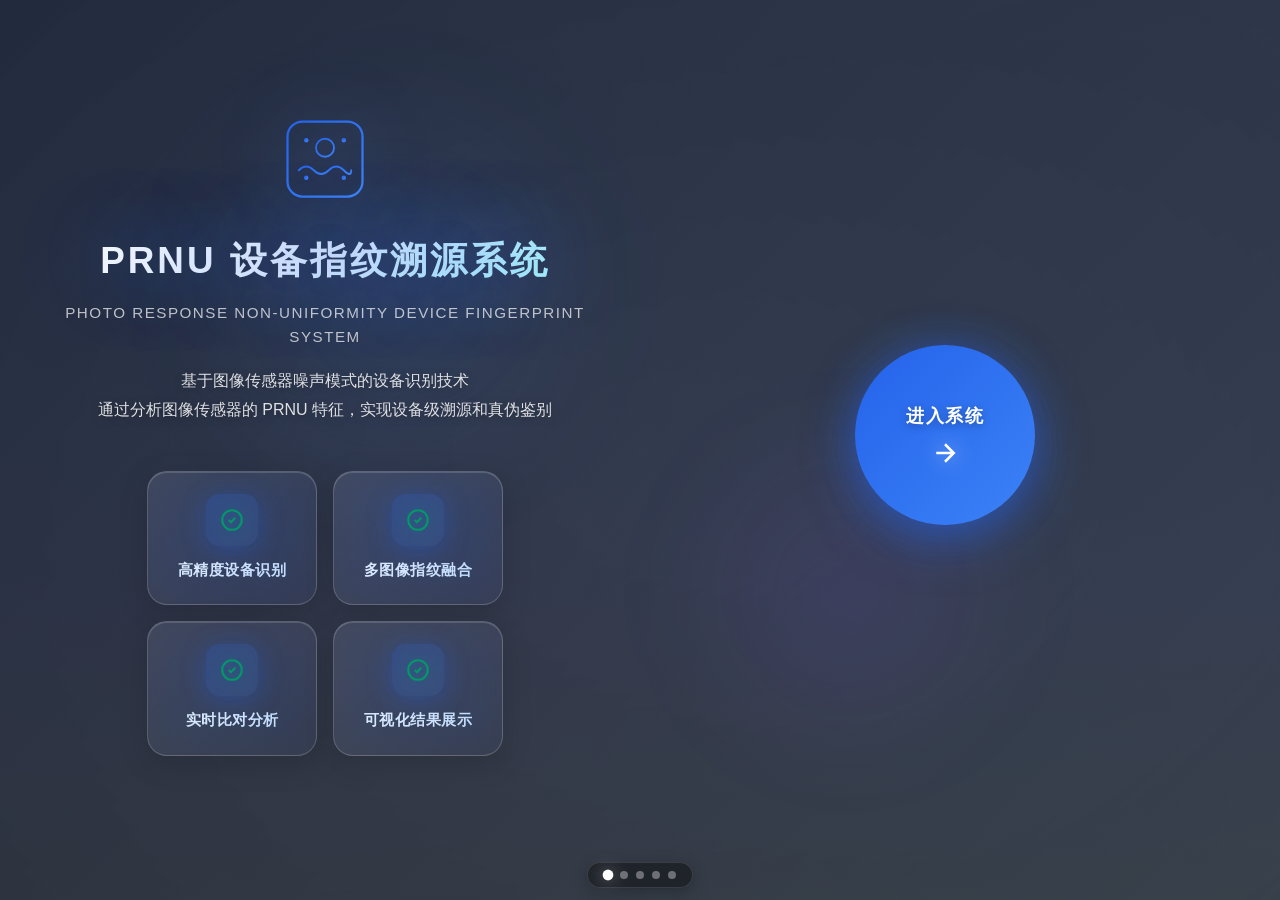
<file: templates/index.html>
<!DOCTYPE html>
<html lang="zh-CN">
<head>
    <meta charset="UTF-8">
    <meta name="viewport" content="width=device-width, initial-scale=1.0">
    <title>PRNU 设备指纹溯源系统</title>
    <link rel="stylesheet" href="/static/style.css">
</head>
<body>
    <!-- 封面页面 -->
    <div id="coverPage" class="cover-page">
        <!-- 背景图片轮播 -->
        <div class="slideshow-container">
            <div class="slide active" style="background-image: url('https://images.unsplash.com/photo-1518770660439-4636190af475?w=1920&q=80')"></div>
            <div class="slide" style="background-image: url('https://images.unsplash.com/photo-1518709268805-4e9042af9f23?w=1920&q=80')"></div>
            <div class="slide" style="background-image: url('https://images.unsplash.com/photo-1451187580459-43490279c0fa?w=1920&q=80')"></div>
            <div class="slide" style="background-image: url('https://images.unsplash.com/photo-1550751827-4bd374c3f58b?w=1920&q=80')"></div>
            <div class="slide" style="background-image: url('https://images.unsplash.com/photo-1526374965328-7f61d4dc18c5?w=1920&q=80')"></div>
        </div>

        <!-- 遮罩层 -->
        <div class="cover-overlay"></div>

        <!-- 封面内容 -->
        <div class="cover-content">
            <!-- 左侧：标题、描述、特性 -->
            <div class="cover-left">
                <div class="cover-logo">
                    <svg viewBox="0 0 120 120" width="120" height="120">
                        <defs>
                            <linearGradient id="logoGradient" x1="0%" y1="0%" x2="100%" y2="100%">
                                <stop offset="0%" style="stop-color:#2563eb;stop-opacity:1" />
                                <stop offset="100%" style="stop-color:#3b82f6;stop-opacity:1" />
                            </linearGradient>
                        </defs>
                        <rect x="10" y="10" width="100" height="100" rx="20" fill="none" stroke="url(#logoGradient)" stroke-width="3"/>
                        <circle cx="60" cy="45" r="12" fill="none" stroke="url(#logoGradient)" stroke-width="2.5"/>
                        <path d="M25 75 Q35 65 45 75 Q55 85 65 75 Q75 65 85 75 Q95 85 95 75" fill="none" stroke="url(#logoGradient)" stroke-width="2.5" stroke-linecap="round"/>
                        <circle cx="35" cy="35" r="3" fill="url(#logoGradient)"/>
                        <circle cx="85" cy="35" r="3" fill="url(#logoGradient)"/>
                        <circle cx="35" cy="85" r="3" fill="url(#logoGradient)"/>
                        <circle cx="85" cy="85" r="3" fill="url(#logoGradient)"/>
                    </svg>
                </div>

                <h1 class="cover-title">PRNU 设备指纹溯源系统</h1>
                <p class="cover-subtitle">Photo Response Non-Uniformity Device Fingerprint System</p>

                <p class="cover-description">
                    基于图像传感器噪声模式的设备识别技术<br>
                    通过分析图像传感器的 PRNU 特征，实现设备级溯源和真伪鉴别
                </p>

                <div class="cover-features">
                    <div class="feature-item">
                        <div class="feature-icon-wrapper">
                            <svg viewBox="0 0 24 24" fill="none" stroke="currentColor" stroke-width="2">
                                <path d="M9 12l2 2 4-4m6 2a9 9 0 11-18 0 9 9 0 0118 0z"/>
                            </svg>
                        </div>
                        <span>高精度设备识别</span>
                    </div>
                    <div class="feature-item">
                        <div class="feature-icon-wrapper">
                            <svg viewBox="0 0 24 24" fill="none" stroke="currentColor" stroke-width="2">
                                <path d="M9 12l2 2 4-4m6 2a9 9 0 11-18 0 9 9 0 0118 0z"/>
                            </svg>
                        </div>
                        <span>多图像指纹融合</span>
                    </div>
                    <div class="feature-item">
                        <div class="feature-icon-wrapper">
                            <svg viewBox="0 0 24 24" fill="none" stroke="currentColor" stroke-width="2">
                                <path d="M9 12l2 2 4-4m6 2a9 9 0 11-18 0 9 9 0 0118 0z"/>
                            </svg>
                        </div>
                        <span>实时比对分析</span>
                    </div>
                    <div class="feature-item">
                        <div class="feature-icon-wrapper">
                            <svg viewBox="0 0 24 24" fill="none" stroke="currentColor" stroke-width="2">
                                <path d="M9 12l2 2 4-4m6 2a9 9 0 11-18 0 9 9 0 0118 0z"/>
                            </svg>
                        </div>
                        <span>可视化结果展示</span>
                    </div>
                </div>
            </div>

            <!-- 右侧：进入按钮 -->
            <div class="cover-right">
                <button class="enter-btn" onclick="enterSystem()">
                    <span>进入系统</span>
                    <svg viewBox="0 0 24 24" fill="none" stroke="currentColor" stroke-width="2">
                        <path d="M5 12h14M12 5l7 7-7 7"/>
                    </svg>
                </button>
            </div>
        </div>

        <!-- 轮播指示器 -->
        <div class="slideshow-indicators">
            <span class="indicator active" data-index="0"></span>
            <span class="indicator" data-index="1"></span>
            <span class="indicator" data-index="2"></span>
            <span class="indicator" data-index="3"></span>
            <span class="indicator" data-index="4"></span>
        </div>
    </div>

    <!-- 主系统页面（初始隐藏） -->
    <div id="mainSystem" class="main-system" style="display: none;">
        <div class="container">
            <header>
                <h1>PRNU 设备指纹溯源系统</h1>
                <p class="subtitle">Photo Response Non-Uniformity Device Fingerprint System</p>
            </header>

            <main>
                <div class="status-bar" id="statusBar">
                    <span class="status-item">
                        <span class="status-label">参考图像:</span>
                        <span id="refCount">0</span> 张
                    </span>
                    <span class="status-item">
                        <span class="status-label">待测图像:</span>
                        <span id="testImageCountBar">0</span> 张
                    </span>
                    <span class="status-item">
                        <span class="status-label">系统状态:</span>
                        <span id="systemStatus" class="status-ready">
                            <span class="status-dot"></span>就绪
                        </span>
                    </span>
                    <button class="btn-reset" onclick="resetSystem()">重置系统</button>
                </div>

                <div class="main-content">
                    <section class="panel upload-panel">
                        <h2>1. 上传参考图像</h2>
                        <p class="panel-desc">上传来自同一设备的多张图像以提取设备指纹</p>
                        <div class="upload-area" id="referenceUploadArea">
                            <input type="file" id="referenceFiles" multiple accept="image/*" hidden>
                            <div class="upload-placeholder" onclick="event.stopPropagation(); document.getElementById('referenceFiles').click()">
                                <svg class="upload-icon" viewBox="0 0 24 24" fill="none" stroke="currentColor" stroke-width="1.5">
                                    <path d="M21 15v4a2 2 0 0 1-2 2H5a2 2 0 0 1-2-2v-4"/>
                                    <polyline points="17 8 12 3 7 8"/>
                                    <line x1="12" y1="3" x2="12" y2="15"/>
                                </svg>
                                <p>点击或拖拽上传参考图像</p>
                                <p class="upload-tip">支持 PNG, JPG, BMP, TIFF, WebP 格式，可多选</p>
                            </div>
                            <div class="file-list" id="referenceFileList"></div>
                        </div>
                        <button class="btn-primary" id="uploadRefBtn" onclick="uploadReference()">
                            开始上传参考图像
                        </button>
                    </section>

                    <section class="panel upload-panel">
                        <h2>2. 上传待测图像</h2>
                        <p class="panel-desc">上传需要溯源的待检测图像（支持批量上传）</p>
                        <div class="upload-area" id="testUploadArea">
                            <input type="file" id="testFile" multiple accept="image/*" hidden>
                            <div class="upload-placeholder" onclick="event.stopPropagation(); document.getElementById('testFile').click()">
                                <svg class="upload-icon" viewBox="0 0 24 24" fill="none" stroke="currentColor" stroke-width="1.5">
                                    <rect x="3" y="3" width="18" height="18" rx="2" ry="2"/>
                                    <circle cx="8.5" cy="8.5" r="1.5"/>
                                    <polyline points="21 15 16 10 5 21"/>
                                </svg>
                                <p>点击或拖拽上传待测图像</p>
                                <p class="upload-tip">支持 PNG, JPG, BMP, TIFF, WebP 格式，可多选</p>
                            </div>
                            <div class="file-list" id="testFileList"></div>
                        </div>
                        <button class="btn-primary" id="uploadTestBtn" onclick="uploadTest()">
                            开始上传待测图像
                        </button>
                    </section>
                </div>

                <section class="panel compare-panel">
                    <h2>3. 执行比对</h2>
                    <p class="panel-desc">批量比对所有待测图像，并逐张查看详细分析结果</p>
                    <div class="compare-actions">
                        <button class="btn-compare" id="compareBtn" onclick="compareBatch()">
                            <svg class="btn-icon" viewBox="0 0 24 24" fill="none" stroke="currentColor" stroke-width="2">
                                <path d="M9 19v-6a2 2 0 0 0-2-2H5a2 2 0 0 0-2 2v6a2 2 0 0 0 2 2h2a2 2 0 0 0 2-2zm0 0V9a2 2 0 0 1 2-2h2a2 2 0 0 1 2 2v10m-6 0a2 2 0 0 0 2 2h2a2 2 0 0 0 2-2m0 0V5a2 2 0 0 1 2-2h2a2 2 0 0 1 2 2v14a2 2 0 0 1-2 2h-2a2 2 0 0 1-2-2z"/>
                            </svg>
                            批量比对
                        </button>
                    </div>
                    <div class="batch-result-summary" id="batchResultSummary" style="display: none;">
                        <div class="summary-header">
                            <h3>批量比对结果汇总</h3>
                            <span class="summary-total">共<span id="totalCompareCount">0</span> 张图像</span>
                        </div>
                        <div class="summary-stats">
                            <div class="stat-card stat-match">
                                <span class="stat-label">高度匹配</span>
                                <span class="stat-value" id="excellentCount">0</span>
                            </div>
                            <div class="stat-card stat-good">
                                <span class="stat-label">中度匹配</span>
                                <span class="stat-value" id="goodCount">0</span>
                            </div>
                            <div class="stat-card stat-fair">
                                <span class="stat-label">低度匹配</span>
                                <span class="stat-value" id="fairCount">0</span>
                            </div>
                            <div class="stat-card stat-poor">
                                <span class="stat-label">不匹配</span>
                                <span class="stat-value" id="poorCount">0</span>
                            </div>
                        </div>
                        <div class="image-grid" id="imageGrid"></div>
                        <div class="batch-nav">
                            <button class="batch-nav-btn" onclick="prevImage()">上一张</button>
                            <span class="batch-nav-info">第 <span id="currentImageIndex">1</span> / <span id="totalImages">0</span> 张</span>
                            <button class="batch-nav-btn" onclick="nextImage()">下一张</button>
                        </div>
                        <div class="result-list" id="resultList"></div>
                    </div>
                </section>

                <section class="panel result-panel" id="resultPanel" style="display: none;">
                    <h2>比对结果详情</h2>
                    <div class="result-content">
                        <!-- 结果说明 -->
                        <div class="result-description">
                            <p class="result-desc-text">
                                本系统通过分析图像中的 PRNU（光响应非均匀性）噪声模式来识别拍摄设备。
                                每张图片都包含由相机传感器制造过程中产生的独特噪声图案，这种图案如同设备的"指纹"一样具有唯一性。
                                系统通过提取并比对这种噪声模式来判断两张图片是否来自同一设备。
                            </p>
                        </div>

                        <!-- SVG 渐变定义 -->
                        <svg width="0" height="0" style="position: absolute;">
                            <defs>
                                <linearGradient id="scoreGradient" x1="0%" y1="0%" x2="100%" y2="100%">
                                    <stop offset="0%" style="stop-color:#1e40af;stop-opacity:1" />
                                    <stop offset="100%" style="stop-color:#3b82f6;stop-opacity:1" />
                                </linearGradient>
                                <linearGradient id="scoreGradientExcellent" x1="0%" y1="0%" x2="100%" y2="100%">
                                    <stop offset="0%" style="stop-color:#059669;stop-opacity:1" />
                                    <stop offset="100%" style="stop-color:#10b981;stop-opacity:1" />
                                </linearGradient>
                                <linearGradient id="scoreGradientGood" x1="0%" y1="0%" x2="100%" y2="100%">
                                    <stop offset="0%" style="stop-color:#047857;stop-opacity:1" />
                                    <stop offset="100%" style="stop-color:#059669;stop-opacity:1" />
                                </linearGradient>
                                <linearGradient id="scoreGradientFair" x1="0%" y1="0%" x2="100%" y2="100%">
                                    <stop offset="0%" style="stop-color:#d97706;stop-opacity:1" />
                                    <stop offset="100%" style="stop-color:#f59e0b;stop-opacity:1" />
                                </linearGradient>
                                <linearGradient id="scoreGradientPoor" x1="0%" y1="0%" x2="100%" y2="100%">
                                    <stop offset="0%" style="stop-color:#ea580c;stop-opacity:1" />
                                    <stop offset="100%" style="stop-color:#f97316;stop-opacity:1" />
                                </linearGradient>
                                <linearGradient id="scoreGradientVeryPoor" x1="0%" y1="0%" x2="100%" y2="100%">
                                    <stop offset="0%" style="stop-color:#b91c1c;stop-opacity:1" />
                                    <stop offset="100%" style="stop-color:#dc2626;stop-opacity:1" />
                                </linearGradient>
                            </defs>
                        </svg>

                        <div class="score-display">
                            <div class="score-circle">
                                <svg viewBox="0 0 36 36" class="circular-chart">
                                    <path class="circle-bg" d="M18 2.0845 a 15.9155 15.9155 0 0 1 0 31.831 a 15.9155 15.9155 0 0 1 0 -31.831"/>
                                    <path class="circle" id="scoreCircle" stroke-dasharray="0, 100" d="M18 2.0845 a 15.9155 15.9155 0 0 1 0 31.831 a 15.9155 15.9155 0 0 1 0 -31.831"/>
                                </svg>
                                <div class="score-value" id="scoreValue">0</div>
                            </div>
                            <div class="score-label">相似度分数</div>
                            <div class="score-explanation">
                                <p><strong>含义：</strong>表示待测图像与参考图像指纹的匹配程度，分数越高表示两者越可能来自同一设备。</p>
                                <p><strong>评分标准：</strong>80 分以上为高度匹配，65-79 分为中度匹配，45-64 分为低度匹配，45 分以下为不匹配。</p>
                            </div>
                        </div>

                        <div class="result-details">
                            <div class="detail-item">
                                <span class="detail-label">置信度</span>
                                <span class="detail-value" id="confidenceValue">-</span>
                                <span class="detail-explanation">
                                    <strong>含义：</strong>表示系统对当前比对结果的可信程度评估。<br>
                                    <strong>说明：</strong>置信度越高（接近 100%），表示结果越可靠；低于 50% 时建议谨慎参考。
                                </span>
                            </div>
                            <div class="detail-item">
                                <span class="detail-label">参考图像数</span>
                                <span class="detail-value" id="refImageCount">-</span>
                                <span class="detail-explanation">
                                    <strong>含义：</strong>用于生成参考指纹的图片数量。<br>
                                    <strong>说明：</strong>参考图像越多，生成的指纹越准确，比对结果越可靠。建议至少使用 3-5 张图片。
                                </span>
                            </div>
                            <div class="detail-item">
                                <span class="detail-label">判定等级</span>
                                <span class="detail-value" id="scoreCategory">-</span>
                                <span class="detail-explanation">
                                    <strong>含义：</strong>根据相似度分数划分的匹配等级。<br>
                                    <strong>等级说明：</strong>高度匹配（同一设备）、中度匹配（可能同一设备）、低度匹配（无法确定）、不匹配（不同设备）。
                                </span>
                            </div>
                            <div class="detail-item">
                                <span class="detail-label">置信等级</span>
                                <span class="detail-value" id="confidenceLevel">-</span>
                                <span class="detail-explanation">
                                    <strong>含义：</strong>对置信度的定性描述。<br>
                                    <strong>等级说明：</strong>高（>80%）可信、中 (50%-80%) 基本可信、低 (<50%) 需谨慎判断。
                                </span>
                            </div>
                        </div>

                        <div class="conclusion" id="conclusion">
                            <h3>判定结论</h3>
                            <p id="conclusionText">-</p>
                            <p class="conclusion-explanation">
                                <strong>说明：</strong>系统根据相似度分数自动生成的判定结论。
                                "高度匹配 - 同一设备"表示待测图像与参考图像极可能来自同一台拍摄设备；
                                "不匹配 - 不同设备"表示待测图像很可能来自其他设备。
                            </p>
                        </div>

                        <div class="recommendation" id="recommendation">
                            <h3>分析建议</h3>
                            <p id="recommendationText">-</p>
                            <p class="recommendation-explanation">
                                <strong>说明：</strong>根据当前比对结果给出的专业建议，包括是否需要补充图片、
                                是否需要结合其他证据综合判断等指导意见。
                            </p>
                        </div>

                        <!-- 相似位置可视化 -->
                        <div class="similarity-visualization" id="similarityViz">
                            <h3>相似位置可视化</h3>
                            <p class="viz-desc">
                                下图展示了待测图像与参考指纹的相似区域分布。
                                PRNU 噪声模式在图像的空间分布上具有唯一性，颜色越偏橙红色表示该位置的噪声模式与参考指纹越一致，
                                是判断两张图片是否来自同一设备的关键证据。金色标记标注相似度最高的前 10 个区域。
                            </p>
                            <div class="viz-container">
                                <div class="viz-image-section">
                                    <div class="viz-overlay-wrapper">
                                        <canvas id="similarityCanvas"></canvas>
                                        <img id="testImageOverlay" class="viz-base-image" alt="待测图像" />
                                    </div>
                                </div>
                                <div class="viz-info-section">
                                    <div class="similarity-legend" id="similarityLegend"></div>
                                    <div class="viz-stats">
                                    <div class="stat-item">
                                        <span class="stat-label">总块数
                                            <span class="stat-tooltip" title="图像被分割成的 8×8 像素小块总数，用于特征提取和比对">?</span>
                                        </span>
                                        <span class="stat-value" id="totalBlocks">-</span>
                                        <span class="stat-explanation">将 512×512 的图像分割成 8×8 的小块，每个小块提取一个 PRNU 特征向量</span>
                                    </div>
                                    <div class="stat-item">
                                        <span class="stat-label">高相似块
                                            <span class="stat-tooltip" title="相似度超过中位数的块数量，这些块的噪声模式高度一致">?</span>
                                        </span>
                                        <span class="stat-value" id="highSimBlocks">-</span>
                                        <span class="stat-explanation">相似度超过 50% 分位数的块数量，这些区域的噪声模式与参考指纹高度吻合</span>
                                    </div>
                                    <div class="stat-item">
                                        <span class="stat-label">平均相似度
                                            <span class="stat-tooltip" title="所有图像块的余弦相似度平均值，反映整体匹配程度">?</span>
                                        </span>
                                        <span class="stat-value" id="avgSimilarity">-</span>
                                        <span class="stat-explanation">所有图像块余弦相似度的平均值，反映整体匹配水平，通常在 1%-3% 之间</span>
                                    </div>
                                    <div class="stat-item">
                                        <span class="stat-label">最高相似度
                                            <span class="stat-tooltip" title="所有图像块中的最高相似度值，反映最佳匹配位置">?</span>
                                        </span>
                                        <span class="stat-value" id="maxSimilarity">-</span>
                                        <span class="stat-explanation">所有图像块中最高的余弦相似度值，表示最佳匹配位置的相似程度</span>
                                    </div>
                                    </div>
                                </div>
                            </div>
                        </div>
            </main>

            <footer>
                <p>PRNU 设备指纹溯源系统 © 2026 | 基于图像传感器噪声模式的设备识别技术</p>
            </footer>
        </div>

        <div class="loading-overlay" id="loadingOverlay" style="display: none;">
            <div class="loading-spinner"></div>
            <p id="loadingText">处理中...</p>
        </div>
    </div>

    <script src="/static/app.js"></script>
    <script src="/static/cover.js"></script>
</body>
</html>
</file>
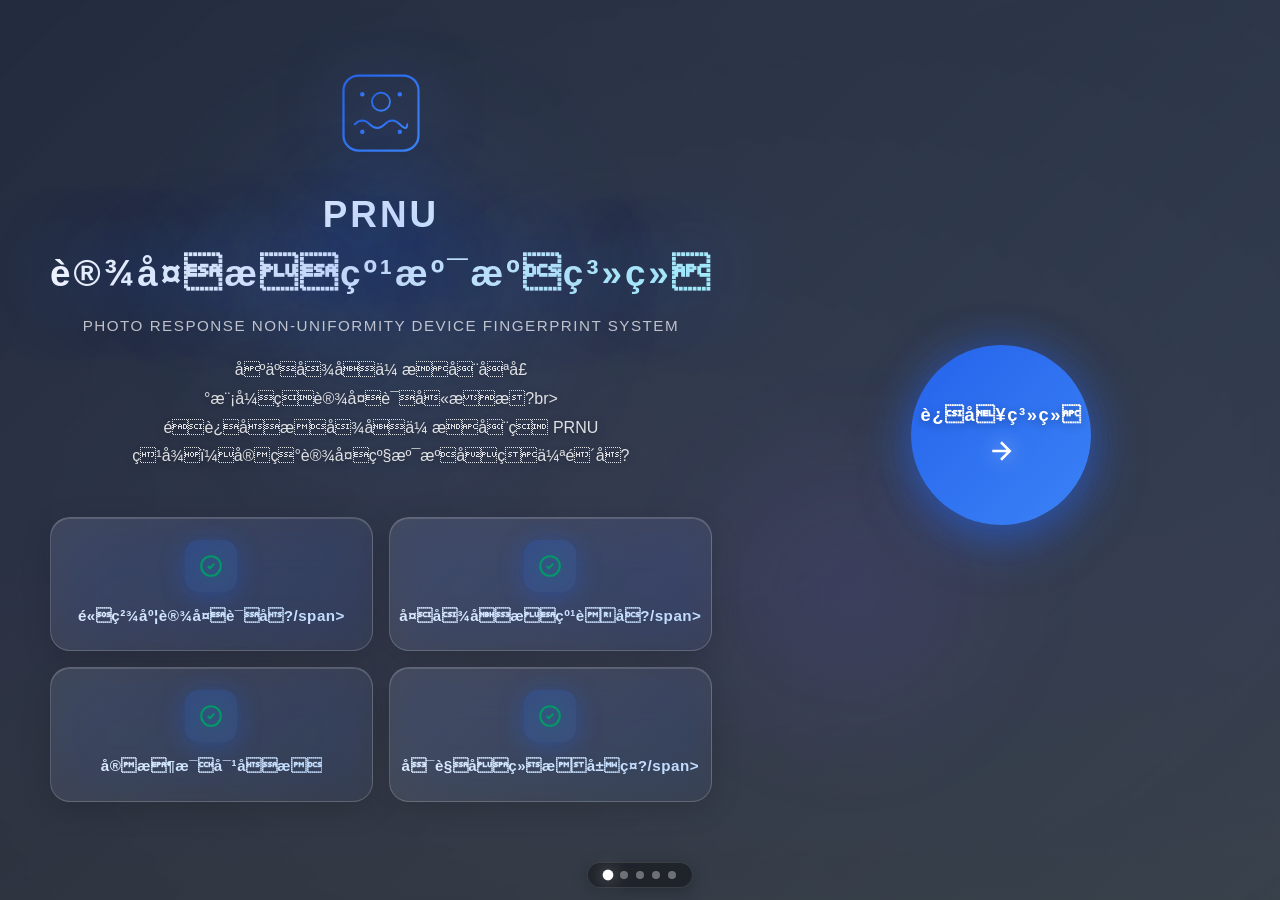
<file: templates/index_orig.html>
<!DOCTYPE html>
<html lang="zh-CN">
<head>
    <meta charset="UTF-8">
    <meta name="viewport" content="width=device-width, initial-scale=1.0">
    <title>PRNU è®¾å¤æçº¹æº¯æºç³»ç»</title>
    <link rel="stylesheet" href="/static/style.css">
</head>
<body>
    <!-- å°é¢é¡µé¢ -->
    <div id="coverPage" class="cover-page">
        <!-- èæ¯å¾çè½®æ­ -->
        <div class="slideshow-container">
            <div class="slide active" style="background-image: url('https://images.unsplash.com/photo-1518770660439-4636190af475?w=1920&q=80')"></div>
            <div class="slide" style="background-image: url('https://images.unsplash.com/photo-1518709268805-4e9042af9f23?w=1920&q=80')"></div>
            <div class="slide" style="background-image: url('https://images.unsplash.com/photo-1451187580459-43490279c0fa?w=1920&q=80')"></div>
            <div class="slide" style="background-image: url('https://images.unsplash.com/photo-1550751827-4bd374c3f58b?w=1920&q=80')"></div>
            <div class="slide" style="background-image: url('https://images.unsplash.com/photo-1526374965328-7f61d4dc18c5?w=1920&q=80')"></div>
        </div>

        <!-- é®ç½©å±?-->
        <div class="cover-overlay"></div>

        <!-- å°é¢åå®¹ -->
        <div class="cover-content">
            <!-- å·¦ä¾§ï¼æ é¢ãæè¿°ãç¹æ?-->
            <div class="cover-left">
                <div class="cover-logo">
                    <svg viewBox="0 0 120 120" width="120" height="120">
                        <defs>
                            <linearGradient id="logoGradient" x1="0%" y1="0%" x2="100%" y2="100%">
                                <stop offset="0%" style="stop-color:#2563eb;stop-opacity:1" />
                                <stop offset="100%" style="stop-color:#3b82f6;stop-opacity:1" />
                            </linearGradient>
                        </defs>
                        <rect x="10" y="10" width="100" height="100" rx="20" fill="none" stroke="url(#logoGradient)" stroke-width="3"/>
                        <circle cx="60" cy="45" r="12" fill="none" stroke="url(#logoGradient)" stroke-width="2.5"/>
                        <path d="M25 75 Q35 65 45 75 Q55 85 65 75 Q75 65 85 75 Q95 85 95 75" fill="none" stroke="url(#logoGradient)" stroke-width="2.5" stroke-linecap="round"/>
                        <circle cx="35" cy="35" r="3" fill="url(#logoGradient)"/>
                        <circle cx="85" cy="35" r="3" fill="url(#logoGradient)"/>
                        <circle cx="35" cy="85" r="3" fill="url(#logoGradient)"/>
                        <circle cx="85" cy="85" r="3" fill="url(#logoGradient)"/>
                    </svg>
                </div>

                <h1 class="cover-title">PRNU è®¾å¤æçº¹æº¯æºç³»ç»</h1>
                <p class="cover-subtitle">Photo Response Non-Uniformity Device Fingerprint System</p>

                <p class="cover-description">
                    åºäºå¾åä¼ æå¨åªå£°æ¨¡å¼çè®¾å¤è¯å«ææ?br>
                    éè¿åæå¾åä¼ æå¨ç PRNU ç¹å¾ï¼å®ç°è®¾å¤çº§æº¯æºåçä¼ªé´å?                </p>

                <div class="cover-features">
                    <div class="feature-item">
                        <div class="feature-icon-wrapper">
                            <svg viewBox="0 0 24 24" fill="none" stroke="currentColor" stroke-width="2">
                                <path d="M9 12l2 2 4-4m6 2a9 9 0 11-18 0 9 9 0 0118 0z"/>
                            </svg>
                        </div>
                        <span>é«ç²¾åº¦è®¾å¤è¯å?/span>
                    </div>
                    <div class="feature-item">
                        <div class="feature-icon-wrapper">
                            <svg viewBox="0 0 24 24" fill="none" stroke="currentColor" stroke-width="2">
                                <path d="M9 12l2 2 4-4m6 2a9 9 0 11-18 0 9 9 0 0118 0z"/>
                            </svg>
                        </div>
                        <span>å¤å¾åæçº¹èå?/span>
                    </div>
                    <div class="feature-item">
                        <div class="feature-icon-wrapper">
                            <svg viewBox="0 0 24 24" fill="none" stroke="currentColor" stroke-width="2">
                                <path d="M9 12l2 2 4-4m6 2a9 9 0 11-18 0 9 9 0 0118 0z"/>
                            </svg>
                        </div>
                        <span>å®æ¶æ¯å¯¹åæ</span>
                    </div>
                    <div class="feature-item">
                        <div class="feature-icon-wrapper">
                            <svg viewBox="0 0 24 24" fill="none" stroke="currentColor" stroke-width="2">
                                <path d="M9 12l2 2 4-4m6 2a9 9 0 11-18 0 9 9 0 0118 0z"/>
                            </svg>
                        </div>
                        <span>å¯è§åç»æå±ç¤?/span>
                    </div>
                </div>
            </div>

            <!-- å³ä¾§ï¼è¿å¥æé?-->
            <div class="cover-right">
                <button class="enter-btn" onclick="enterSystem()">
                    <span>è¿å¥ç³»ç»</span>
                    <svg viewBox="0 0 24 24" fill="none" stroke="currentColor" stroke-width="2">
                        <path d="M5 12h14M12 5l7 7-7 7"/>
                    </svg>
                </button>
            </div>
        </div>

        <!-- è½®æ­æç¤ºå?-->
        <div class="slideshow-indicators">
            <span class="indicator active" data-index="0"></span>
            <span class="indicator" data-index="1"></span>
            <span class="indicator" data-index="2"></span>
            <span class="indicator" data-index="3"></span>
            <span class="indicator" data-index="4"></span>
        </div>
    </div>

    <!-- ä¸»ç³»ç»é¡µé¢ï¼åå§éèï¼?-->
    <div id="mainSystem" class="main-system" style="display: none;">
        <div class="container">
            <header>
                <h1>PRNU è®¾å¤æçº¹æº¯æºç³»ç»</h1>
                <p class="subtitle">Photo Response Non-Uniformity Device Fingerprint System</p>
            </header>

            <main>
                <div class="status-bar" id="statusBar">
                    <span class="status-item">
                        <span class="status-label">åèå¾å?</span>
                        <span id="refCount">0</span> å¼?                    </span>
                    <span class="status-item">
                        <span class="status-label">å¾æµå¾å:</span>
                        <span id="testImageCountBar">0</span> å¼?                    </span>
                    <span class="status-item">
                        <span class="status-label">ç³»ç»ç¶æ?</span>
                        <span id="systemStatus" class="status-ready">
                            <span class="status-dot"></span>å°±ç»ª
                        </span>
                    </span>
                    <button class="btn-reset" onclick="resetSystem()">éç½®ç³»ç»</button>
                </div>

                <div class="main-content">
                    <section class="panel upload-panel">
                        <h2>1. ä¸ä¼ åèå¾å?/h2>
                        <p class="panel-desc">ä¸ä¼ æ¥èªåä¸è®¾å¤çå¤å¼ å¾åä»¥æåè®¾å¤æçº¹</p>
                        <div class="upload-area" id="referenceUploadArea">
                            <input type="file" id="referenceFiles" multiple accept="image/*" hidden>
                            <div class="upload-placeholder" onclick="event.stopPropagation(); document.getElementById('referenceFiles').click()">
                                <svg class="upload-icon" viewBox="0 0 24 24" fill="none" stroke="currentColor" stroke-width="1.5">
                                    <path d="M21 15v4a2 2 0 0 1-2 2H5a2 2 0 0 1-2-2v-4"/>
                                    <polyline points="17 8 12 3 7 8"/>
                                    <line x1="12" y1="3" x2="12" y2="15"/>
                                </svg>
                                <p>ç¹å»æææ½ä¸ä¼ åèå¾å?/p>
                                <p class="upload-tip">æ¯æ PNG, JPG, BMP, TIFF, WebP æ ¼å¼ï¼å¯å¤é?/p>
                            </div>
                            <div class="file-list" id="referenceFileList"></div>
                        </div>
                        <button class="btn-primary" id="uploadRefBtn" onclick="uploadReference()">
                            å¼å§ä¸ä¼ åèå¾å?                        </button>
                    </section>

                    <section class="panel upload-panel">
                        <h2>2. ä¸ä¼ å¾æµå¾å</h2>
                        <p class="panel-desc">ä¸ä¼ éè¦æº¯æºçå¾æ£æµå¾åï¼æ¯ææ¹éä¸ä¼ ï¼?/p>
                        <div class="upload-area" id="testUploadArea">
                            <input type="file" id="testFile" multiple accept="image/*" hidden>
                            <div class="upload-placeholder" onclick="event.stopPropagation(); document.getElementById('testFile').click()">
                                <svg class="upload-icon" viewBox="0 0 24 24" fill="none" stroke="currentColor" stroke-width="1.5">
                                    <rect x="3" y="3" width="18" height="18" rx="2" ry="2"/>
                                    <circle cx="8.5" cy="8.5" r="1.5"/>
                                    <polyline points="21 15 16 10 5 21"/>
                                </svg>
                                <p>ç¹å»æææ½ä¸ä¼ å¾æµå¾å?/p>
                                <p class="upload-tip">æ¯æ PNG, JPG, BMP, TIFF, WebP æ ¼å¼ï¼å¯å¤é?/p>
                            </div>
                            <div class="file-list" id="testFileList"></div>
                        </div>
                        <button class="btn-primary" id="uploadTestBtn" onclick="uploadTest()">
                                å¼å§ä¸ä¼ å¾æµå¾å?                            </button>
                    </section>
                </div>

                <section class="panel compare-panel">
                    <h2>3. æ§è¡æ¯å¯¹</h2>
                    <p class="panel-desc">æ¹éæ¯å¯¹ææå¾æµå¾åï¼å¹¶éå¼ æ¥çè¯¦ç»åæç»æ</p>
                    <div class="compare-actions">
                        <button class="btn-compare" id="compareBtn" onclick="compareBatch()">
                            <svg class="btn-icon" viewBox="0 0 24 24" fill="none" stroke="currentColor" stroke-width="2">
                                <path d="M9 19v-6a2 2 0 0 0-2-2H5a2 2 0 0 0-2 2v6a2 2 0 0 0 2 2h2a2 2 0 0 0 2-2zm0 0V9a2 2 0 0 1 2-2h2a2 2 0 0 1 2 2v10m-6 0a2 2 0 0 0 2 2h2a2 2 0 0 0 2-2m0 0V5a2 2 0 0 1 2-2h2a2 2 0 0 1 2 2v14a2 2 0 0 1-2 2h-2a2 2 0 0 1-2-2z"/>
                            </svg>
                            æ¹éæ¯å¯¹
                        </button>
                    </div>
                    <div class="batch-result-summary" id="batchResultSummary" style="display: none;">
                        <div class="summary-header">
                            <h3>æ¹éæ¯å¯¹ç»ææ±æ?/h3>
                            <span class="summary-total">å?<span id="totalCompareCount">0</span> å¼ å¾å?/span>
                        </div>
                        <div class="summary-stats">
                            <div class="stat-card stat-match">
                                <span class="stat-label">é«åº¦å¹é</span>
                                <span class="stat-value" id="excellentCount">0</span>
                            </div>
                            <div class="stat-card stat-good">
                                <span class="stat-label">ä¸­åº¦å¹é</span>
                                <span class="stat-value" id="goodCount">0</span>
                            </div>
                            <div class="stat-card stat-fair">
                                <span class="stat-label">ä½åº¦å¹é</span>
                                <span class="stat-value" id="fairCount">0</span>
                            </div>
                            <div class="stat-card stat-poor">
                                <span class="stat-label">ä¸å¹é?/span>
                                <span class="stat-value" id="poorCount">0</span>
                            </div>
                        </div>
                        <div class="result-list" id="resultList"></div>
                    </div>
                </section>

                <section class="panel result-panel" id="resultPanel" style="display: none;">
                    <h2>æ¯å¯¹ç»æ</h2>
                    <div class="result-content">
                        <!-- ç»æè¯´æ -->
                        <div class="result-description">
                            <p class="result-desc-text">
                                æ¬ç³»ç»éè¿åæå¾åä¸­ç PRNUï¼åååºéååæ§ï¼åªå£°æ¨¡å¼æ¥è¯å«ææè®¾å¤ã?                                æ¯å¼ å¾çé½åå«ç±ç¸æºä¼ æå¨å¶é è¿ç¨ä¸­äº§ççç¬ç¹åªå£°å¾æ¡ï¼è¿ç§å¾æ¡å¦åè®¾å¤ç?æçº¹"ä¸æ ·å·æå¯ä¸æ§ã?                                ç³»ç»éè¿æåå¹¶æ¯å¯¹è¿ç§åªå£°æ¨¡å¼æ¥å¤æ­ä¸¤å¼ å¾çæ¯å¦æ¥èªåä¸è®¾å¤ã?                            </p>
                        </div>

                        <!-- SVG æ¸åå®ä¹ -->
                        <svg width="0" height="0" style="position: absolute;">
                            <defs>
                                <linearGradient id="scoreGradient" x1="0%" y1="0%" x2="100%" y2="100%">
                                    <stop offset="0%" style="stop-color:#1e40af;stop-opacity:1" />
                                    <stop offset="100%" style="stop-color:#3b82f6;stop-opacity:1" />
                                </linearGradient>
                                <linearGradient id="scoreGradientExcellent" x1="0%" y1="0%" x2="100%" y2="100%">
                                    <stop offset="0%" style="stop-color:#059669;stop-opacity:1" />
                                    <stop offset="100%" style="stop-color:#10b981;stop-opacity:1" />
                                </linearGradient>
                                <linearGradient id="scoreGradientGood" x1="0%" y1="0%" x2="100%" y2="100%">
                                    <stop offset="0%" style="stop-color:#047857;stop-opacity:1" />
                                    <stop offset="100%" style="stop-color:#059669;stop-opacity:1" />
                                </linearGradient>
                                <linearGradient id="scoreGradientFair" x1="0%" y1="0%" x2="100%" y2="100%">
                                    <stop offset="0%" style="stop-color:#d97706;stop-opacity:1" />
                                    <stop offset="100%" style="stop-color:#f59e0b;stop-opacity:1" />
                                </linearGradient>
                                <linearGradient id="scoreGradientPoor" x1="0%" y1="0%" x2="100%" y2="100%">
                                    <stop offset="0%" style="stop-color:#ea580c;stop-opacity:1" />
                                    <stop offset="100%" style="stop-color:#f97316;stop-opacity:1" />
                                </linearGradient>
                                <linearGradient id="scoreGradientVeryPoor" x1="0%" y1="0%" x2="100%" y2="100%">
                                    <stop offset="0%" style="stop-color:#b91c1c;stop-opacity:1" />
                                    <stop offset="100%" style="stop-color:#dc2626;stop-opacity:1" />
                                </linearGradient>
                            </defs>
                        </svg>

                        <div class="score-display">
                            <div class="score-circle">
                                <svg viewBox="0 0 36 36" class="circular-chart">
                                    <path class="circle-bg" d="M18 2.0845 a 15.9155 15.9155 0 0 1 0 31.831 a 15.9155 15.9155 0 0 1 0 -31.831"/>
                                    <path class="circle" id="scoreCircle" stroke-dasharray="0, 100" d="M18 2.0845 a 15.9155 15.9155 0 0 1 0 31.831 a 15.9155 15.9155 0 0 1 0 -31.831"/>
                                </svg>
                                <div class="score-value" id="scoreValue">0</div>
                            </div>
                            <div class="score-label">ç¸ä¼¼åº¦åæ?/div>
                            <div class="score-explanation">
                                <p><strong>å«ä¹ï¼?/strong>è¡¨ç¤ºå¾æµå¾åä¸åèå¾åæçº¹çå¹éç¨åº¦ï¼åæ°è¶é«è¡¨ç¤ºä¸¤èè¶å¯è½æ¥èªåä¸è®¾å¤ã?/p>
                                <p><strong>è¯åæ åï¼?/strong>80 åä»¥ä¸ä¸ºé«åº¦å¹éï¼?5-79 åä¸ºä¸­åº¦å¹éï¼?5-64 åä¸ºä½åº¦å¹éï¼?5 åä»¥ä¸ä¸ºä¸å¹éã?/p>
                            </div>
                        </div>

                        <div class="result-details">
                            <div class="detail-item">
                                <span class="detail-label">ç½®ä¿¡åº?/span>
                                <span class="detail-value" id="confidenceValue">-</span>
                                <span class="detail-explanation">
                                    <strong>å«ä¹ï¼?/strong>è¡¨ç¤ºç³»ç»å¯¹å½åæ¯å¯¹ç»æçå¯ä¿¡ç¨åº¦è¯ä¼°ã?br>
                                    <strong>è¯´æï¼?/strong>ç½®ä¿¡åº¦è¶é«ï¼æ¥è¿ 100%ï¼ï¼è¡¨ç¤ºç»æè¶å¯é ï¼ä½äº 50% æ¶å»ºè®®è°¨æåèã?                                </span>
                            </div>
                            <div class="detail-item">
                                <span class="detail-label">åèå¾åæ°</span>
                                <span class="detail-value" id="refImageCount">-</span>
                                <span class="detail-explanation">
                                    <strong>å«ä¹ï¼?/strong>ç¨äºçæåèæçº¹çå¾çæ°éã?br>
                                    <strong>è¯´æï¼?/strong>åèå¾åè¶å¤ï¼çæçæçº¹è¶åç¡®ï¼æ¯å¯¹ç»æè¶å¯é ãå»ºè®®è³å°ä½¿ç?3-5 å¼ å¾çã?                                </span>
                            </div>
                            <div class="detail-item">
                                <span class="detail-label">å¤å®ç­çº§</span>
                                <span class="detail-value" id="scoreCategory">-</span>
                                <span class="detail-explanation">
                                    <strong>å«ä¹ï¼?/strong>æ ¹æ®ç¸ä¼¼åº¦åæ°ååçå¹éç­çº§ã?br>
                                    <strong>ç­çº§è¯´æï¼?/strong>é«åº¦å¹éï¼åä¸è®¾å¤ï¼ãä¸­åº¦å¹éï¼å¯è½åä¸è®¾å¤ï¼ãä½åº¦å¹éï¼æ æ³ç¡®å®ï¼ãä¸å¹éï¼ä¸åè®¾å¤ï¼ã?                                </span>
                            </div>
                            <div class="detail-item">
                                <span class="detail-label">ç½®ä¿¡ç­çº§</span>
                                <span class="detail-value" id="confidenceLevel">-</span>
                                <span class="detail-explanation">
                                    <strong>å«ä¹ï¼?/strong>å¯¹ç½®ä¿¡åº¦çå®æ§æè¿°ã?br>
                                    <strong>ç­çº§è¯´æï¼?/strong>é«ï¼>80%ï¼å¯ä¿¡ãä¸­ï¼?0%-80%ï¼åºæ¬å¯ä¿¡ãä½ï¼?50%ï¼éè°¨æå¤æ­ã?                                </span>
                            </div>
                        </div>

                        <div class="conclusion" id="conclusion">
                            <h3>å¤å®ç»è®º</h3>
                            <p id="conclusionText">-</p>
                            <p class="conclusion-explanation">
                                <strong>è¯´æï¼?/strong>ç³»ç»æ ¹æ®ç¸ä¼¼åº¦åæ°èªå¨çæçå¤å®ç»è®ºã?                                "é«åº¦å¹é - åä¸è®¾å¤"è¡¨ç¤ºå¾æµå¾åä¸åèå¾åæå¯è½æ¥èªåä¸å°ææè®¾å¤ï¼
                                "ä¸å¹é?- ä¸åè®¾å¤"è¡¨ç¤ºå¾æµå¾åå¾å¯è½æ¥èªå¶ä»è®¾å¤ã?                            </p>
                        </div>

                        <div class="recommendation" id="recommendation">
                            <h3>åæå»ºè®®</h3>
                            <p id="recommendationText">-</p>
                            <p class="recommendation-explanation">
                                <strong>è¯´æï¼?/strong>æ ¹æ®å½åæ¯å¯¹ç»æç»åºçä¸ä¸å»ºè®®ï¼åæ¬æ¯å¦éè¦è¡¥åå¾çã?                                æ¯å¦éè¦ç»åå¶ä»è¯æ®ç»¼åå¤æ­ç­æå¯¼æè§ã?                            </p>
                        </div>

                        <!-- ç¸ä¼¼ä½ç½®å¯è§å?-->
                        <div class="similarity-visualization" id="similarityViz">
                            <h3>ç¸ä¼¼ä½ç½®å¯è§å?/h3>
                            <p class="viz-desc">
                                ä¸å¾å±ç¤ºäºå¾æµå¾åä¸åèæçº¹é«åº¦ç¸ä¼¼çåºåï¼å¾ä¸­æ©çº¢è²åï¼ã?                                PRNU åªå£°æ¨¡å¼å¨å¾åçç©ºé´åå¸ä¸å·æå¯ä¸æ§ï¼æ©çº¢è²åºåè¡¨ç¤ºè¿äºä½ç½®çåªå£°æ¨¡å¼ä¸åèæçº¹é«åº¦ä¸è´ï¼
                                æ¯å¤æ­ä¸¤å¼ å¾çæ¯å¦æ¥èªåä¸è®¾å¤çå³é®è¯æ®ãæ æ³¨çæ°å­åºå·è¡¨ç¤ºç¸ä¼¼åº¦æé«çå?10 ä¸ªåºåã?                            </p>
                            <div class="viz-container">
                                <div class="viz-overlay-wrapper">
                                    <canvas id="similarityCanvas"></canvas>
                                    <img id="testImageOverlay" class="viz-base-image" alt="å¾æµå¾å" />
                                </div>
                                <div class="viz-stats">
                                    <div class="stat-item">
                                        <span class="stat-label">æ»åæ?                                            <span class="stat-tooltip" title="å¾åè¢«åå²æç?8Ã8 åç´ å°åæ»æ°ï¼ç¨äºç¹å¾æååæ¯å¯¹">?</span>
                                        </span>
                                        <span class="stat-value" id="totalBlocks">-</span>
                                        <span class="stat-explanation">å°?512Ã512 çå¾ååå²æ 8Ã8 çå°åï¼æ¯ä¸ªå°åæåä¸ä¸?PRNU ç¹å¾åé</span>
                                    </div>
                                    <div class="stat-item">
                                        <span class="stat-label">é«ç¸ä¼¼å
                                            <span class="stat-tooltip" title="ç¸ä¼¼åº¦è¶è¿ä¸­ä½æ°çåæ°éï¼è¿äºåçåªå£°æ¨¡å¼é«åº¦ä¸è?>?</span>
                                        </span>
                                        <span class="stat-value" id="highSimBlocks">-</span>
                                        <span class="stat-explanation">ç¸ä¼¼åº¦è¶è¿?50% åä½æ°çåæ°éï¼è¿äºåºåçåªå£°æ¨¡å¼ä¸åèæçº¹é«åº¦å»å?/span>
                                    </div>
                                    <div class="stat-item">
                                        <span class="stat-label">å¹³åç¸ä¼¼åº?                                            <span class="stat-tooltip" title="ææå¾ååçä½å¼¦ç¸ä¼¼åº¦å¹³åå¼ï¼åæ æ´ä½å¹éç¨åº¦">?</span>
                                        </span>
                                        <span class="stat-value" id="avgSimilarity">-</span>
                                        <span class="stat-explanation">ææå¾ååä½å¼¦ç¸ä¼¼åº¦çå¹³åå¼ï¼åæ æ´ä½å¹éæ°´å¹³ï¼éå¸¸å?1%-3% ä¹é´</span>
                                    </div>
                                    <div class="stat-item">
                                        <span class="stat-label">æé«ç¸ä¼¼åº¦
                                            <span class="stat-tooltip" title="ææå¾ååä¸­çæé«ç¸ä¼¼åº¦å¼ï¼åæ æä½³å¹éä½ç½?>?</span>
                                        </span>
                                        <span class="stat-value" id="maxSimilarity">-</span>
                                        <span class="stat-explanation">ææå¾ååä¸­æé«çä½å¼¦ç¸ä¼¼åº¦å¼ï¼è¡¨ç¤ºæä½³å¹éä½ç½®çç¸ä¼¼ç¨åº¦</span>
                                    </div>
                                </div>
                            </div>
                        </div>
                    </div>
                </section>
            </main>

            <footer>
                <p>PRNU è®¾å¤æçº¹æº¯æºç³»ç» Â© 2026 | åºäºå¾åä¼ æå¨åªå£°æ¨¡å¼çè®¾å¤è¯å«ææ?/p>
            </footer>
        </div>

        <div class="loading-overlay" id="loadingOverlay" style="display: none;">
            <div class="loading-spinner"></div>
            <p id="loadingText">å¤çä¸?..</p>
        </div>
    </div>

    <script src="/static/app.js"></script>
    <script src="/static/cover.js"></script>
</body>
</html>
</file>
<file: static/style.css>
/* PRNU 设备指纹溯源系统 - 样式表 */

* {
    margin: 0;
    padding: 0;
    box-sizing: border-box;
}

:root {
    /* 主色调 - 深蓝色系（主功能） */
    --primary-gradient: linear-gradient(135deg, #1e40af 0%, #3b82f6 100%);
    --primary-color: #2563eb;
    --primary-hover: #1d4ed8;
    --primary-dark: #1e3a5f;
    --primary-light: #dbeafe;

    /* 功能色 - 绿色（匹配成功）、红色（不匹配） */
    --success-color: #059669;
    --success-gradient: linear-gradient(135deg, #059669 0%, #10b981 100%);
    --success-light: #d1fae5;
    --warning-color: #f59e0b;
    --danger-color: #dc2626;
    --danger-gradient: linear-gradient(135deg, #dc2626 0%, #ef4444 100%);
    --danger-light: #fee2e2;

    /* 丰富色彩 - 紫罗兰色 */
    --purple-gradient: linear-gradient(135deg, #7c3aed 0%, #a855f7 100%);
    --purple-color: #8b5cf6;
    --purple-light: #f3e8ff;

    /* 丰富色彩 - 青绿色 */
    --cyan-gradient: linear-gradient(135deg, #0891b2 0%, #06b6d4 100%);
    --cyan-color: #06b6d4;
    --cyan-light: #cffafe;

    /* 丰富色彩 - 琥珀色 */
    --amber-gradient: linear-gradient(135deg, #d97706 0%, #f59e0b 100%);
    --amber-color: #f59e0b;
    --amber-light: #fef3c7;

    /* 丰富色彩 - 玫瑰色 */
    --rose-gradient: linear-gradient(135deg, #be123c 0%, #e11d48 100%);
    --rose-color: #e11d48;
    --rose-light: #ffe4e6;

    /* 背景 - 柔和蓝紫渐变科技感基底 */
    --bg-gradient: linear-gradient(180deg, #dbeafe 0%, #e0e7ff 35%, #f3e8ff 65%, #fef3c7 100%);
    --bg-secondary: #f8fafc;
    --card-bg: rgba(255, 255, 255, 0.85);
    --card-border: rgba(30, 58, 138, 0.1);

    /* 文字 */
    --text-primary: #1e293b;
    --text-secondary: #475569;
    --text-light: #64748b;
    --text-muted: #94a3b8;

    /* 阴影 - 柔和阴影效果 */
    --shadow-sm: 0 2px 8px rgba(0, 0, 0, 0.04);
    --shadow-md: 0 4px 16px rgba(0, 0, 0, 0.06);
    --shadow-lg: 0 8px 32px rgba(0, 0, 0, 0.08);
    --shadow-xl: 0 12px 48px rgba(0, 0, 0, 0.1);
    --shadow-glow: 0 0 30px rgba(37, 99, 235, 0.15);
    --shadow-purple: 0 0 30px rgba(124, 58, 237, 0.2);
    --shadow-cyan: 0 0 30px rgba(8, 145, 178, 0.2);
}

body {
    font-family: -apple-system, BlinkMacSystemFont, 'Segoe UI', 'Roboto', 'Helvetica Neue', Arial, 'Microsoft YaHei', sans-serif;
    background: var(--bg-gradient);
    background-attachment: fixed;
    color: var(--text-primary);
    line-height: 1.6;
    min-height: 100vh;
    position: relative;
}

body::before {
    content: '';
    position: fixed;
    top: 0;
    left: 0;
    right: 0;
    bottom: 0;
    background-image:
        radial-gradient(circle at 15% 25%, rgba(59, 130, 246, 0.06) 0%, transparent 45%),
        radial-gradient(circle at 85% 35%, rgba(139, 92, 246, 0.05) 0%, transparent 45%),
        radial-gradient(circle at 35% 75%, rgba(236, 72, 153, 0.04) 0%, transparent 50%),
        radial-gradient(circle at 75% 85%, rgba(34, 211, 238, 0.04) 0%, transparent 40%);
    pointer-events: none;
    z-index: -1;
}

.container {
    max-width: 1400px;
    margin: 0 auto;
    padding: 40px 32px;
}

/* 头部 */
header {
    text-align: center;
    padding: 60px 48px;
    background: linear-gradient(135deg, rgba(255, 255, 255, 0.95) 0%, rgba(248, 250, 252, 0.9) 100%);
    border-radius: 28px;
    margin-bottom: 40px;
    box-shadow: var(--shadow-xl);
    position: relative;
    overflow: hidden;
    border: 1px solid rgba(30, 58, 138, 0.12);
}

header::before {
    content: '';
    position: absolute;
    top: 0;
    left: 0;
    right: 0;
    bottom: 0;
    background-image:
        radial-gradient(circle at 30% 20%, rgba(59, 130, 246, 0.04) 0%, transparent 40%),
        radial-gradient(circle at 70% 80%, rgba(124, 58, 237, 0.04) 0%, transparent 40%);
    pointer-events: none;
}

header::after {
    content: '';
    position: absolute;
    top: -50%;
    left: -50%;
    width: 200%;
    height: 200%;
    background: radial-gradient(circle, rgba(37, 99, 235, 0.03) 0%, transparent 60%);
    opacity: 0;
    transition: opacity 0.5s ease;
}

header:hover::after {
    opacity: 1;
}

header h1 {
    font-size: 2.4rem;
    font-weight: 800;
    background: var(--primary-gradient);
    -webkit-background-clip: text;
    -webkit-text-fill-color: transparent;
    background-clip: text;
    margin-bottom: 12px;
    letter-spacing: -0.5px;
}

.subtitle {
    font-size: 1rem;
    color: var(--text-secondary);
    font-weight: 400;
}

/* 状态栏 */
.status-bar {
    display: flex;
    justify-content: space-between;
    align-items: center;
    padding: 24px 36px;
    background: linear-gradient(135deg, rgba(255, 255, 255, 1) 0%, rgba(248, 250, 252, 0.98) 100%);
    border-radius: 20px;
    box-shadow: var(--shadow-lg);
    margin-bottom: 32px;
    backdrop-filter: blur(10px);
    border: 1px solid rgba(37, 99, 235, 0.08);
    position: relative;
    overflow: hidden;
}

.status-bar::before {
    content: '';
    position: absolute;
    top: 0;
    left: 0;
    right: 0;
    height: 4px;
    background: linear-gradient(90deg, #1e40af 0%, #3b82f6 30%, #06b6d4 60%, #059669 100%);
}

.status-item {
    display: flex;
    align-items: center;
    gap: 12px;
}

.status-label {
    color: var(--text-secondary);
    font-size: 0.95rem;
    font-weight: 500;
}

#refCount, #testImageCountBar {
    font-weight: 700;
    font-size: 1.3rem;
    background: var(--primary-gradient);
    -webkit-background-clip: text;
    -webkit-text-fill-color: transparent;
    background-clip: text;
}

#testImageCountBar {
    background: var(--purple-gradient);
    -webkit-background-clip: text;
    -webkit-text-fill-color: transparent;
    background-clip: text;
}

.status-ready {
    color: var(--success-color);
    font-weight: 600;
    display: flex;
    align-items: center;
    gap: 8px;
    font-size: 1rem;
}

.status-dot {
    width: 8px;
    height: 8px;
    border-radius: 50%;
    background: var(--success-color);
    animation: statusPulse 2s ease-in-out infinite;
}

@keyframes statusPulse {
    0%, 100% { opacity: 1; transform: scale(1); }
    50% { opacity: 0.6; transform: scale(0.9); }
}

.btn-reset {
    padding: 12px 24px;
    border: 1px solid rgba(220, 38, 38, 0.3);
    background: rgba(220, 38, 38, 0.08);
    border-radius: 12px;
    cursor: pointer;
    font-size: 0.95rem;
    font-weight: 600;
    color: var(--danger-color);
    transition: all 0.3s ease;
}

.btn-reset:hover {
    background: var(--danger-color);
    color: white;
    transform: translateY(-2px);
    box-shadow: 0 8px 24px rgba(220, 38, 38, 0.35);
}

/* 主内容区 */
.main-content {
    display: grid;
    grid-template-columns: 1fr 1fr;
    gap: 32px;
    margin-bottom: 32px;
}

@media (max-width: 900px) {
    .main-content {
        grid-template-columns: 1fr;
    }
}

/* 面板 */
.panel {
    background: var(--card-bg);
    border-radius: 28px;
    padding: 40px 36px;
    box-shadow: var(--shadow-xl);
    backdrop-filter: blur(10px);
    transition: all 0.4s cubic-bezier(0.4, 0, 0.2, 1);
    border: 1px solid rgba(255, 255, 255, 0.8);
    position: relative;
    overflow: hidden;
}

.panel::before {
    content: '';
    position: absolute;
    top: 0;
    left: 0;
    right: 0;
    height: 4px;
    background: var(--primary-gradient);
    transform: scaleX(0);
    transition: transform 0.4s ease;
}

.panel:hover {
    transform: translateY(-8px);
    box-shadow: var(--shadow-xl);
    border-color: rgba(37, 99, 235, 0.15);
}

.panel:hover::before {
    transform: scaleX(1);
}

.panel h2 {
    font-size: 1.5rem;
    margin-bottom: 10px;
    color: var(--text-primary);
    font-weight: 700;
    position: relative;
    display: inline-block;
}

.panel h2::after {
    content: '';
    position: absolute;
    bottom: -8px;
    left: 0;
    width: 0;
    height: 3px;
    background: var(--primary-gradient);
    border-radius: 2px;
    transition: width 0.3s ease;
}

.panel:hover h2::after {
    width: 100%;
}

.panel-desc {
    color: var(--text-secondary);
    font-size: 0.95rem;
    margin-bottom: 28px;
}

/* 上传区域 */
.upload-area {
    border: 2px dashed rgba(37, 99, 235, 0.3);
    border-radius: 20px;
    padding: 45px 28px;
    text-align: center;
    cursor: pointer;
    transition: all 0.3s ease;
    margin-bottom: 24px;
    background: linear-gradient(135deg, rgba(37, 99, 235, 0.04) 0%, rgba(59, 130, 246, 0.03) 100%);
    min-height: 200px;
    display: flex;
    flex-direction: column;
    justify-content: center;
    align-items: center;
    position: relative;
    overflow: hidden;
}

.upload-area::before {
    content: '';
    position: absolute;
    top: -50%;
    left: -50%;
    width: 200%;
    height: 200%;
    background: radial-gradient(circle, rgba(37, 99, 235, 0.06) 0%, transparent 70%);
    opacity: 0;
    transition: opacity 0.3s ease;
}

.upload-area:hover::before {
    opacity: 1;
}

.upload-area:hover {
    border-color: var(--primary-color);
    background: linear-gradient(135deg, rgba(37, 99, 235, 0.08) 0%, rgba(59, 130, 246, 0.05) 100%);
    transform: scale(1.02);
    box-shadow: 0 8px 32px rgba(37, 99, 235, 0.15);
}

.upload-area.dragover {
    border-color: var(--primary-color);
    background: rgba(37, 99, 235, 0.12);
    box-shadow: var(--shadow-glow);
}

.upload-placeholder {
    color: var(--text-secondary);
    display: flex;
    flex-direction: column;
    align-items: center;
    justify-content: center;
}

.upload-icon {
    width: 56px;
    height: 56px;
    margin: 0 auto 16px;
    color: var(--primary-color);
    opacity: 0.85;
    transition: all 0.3s ease;
    animation: uploadIconPulse 2s ease-in-out infinite;
}

@keyframes uploadIconPulse {
    0%, 100% { transform: scale(1); opacity: 0.85; }
    50% { transform: scale(1.08); opacity: 1; }
}

.upload-area:hover .upload-icon {
    color: var(--primary-hover);
    transform: scale(1.15) rotate(5deg);
    opacity: 1;
}

.upload-placeholder p {
    font-size: 1.05rem;
    color: var(--text-primary);
    font-weight: 600;
    margin: 6px 0;
}

.upload-tip {
    font-size: 0.85rem;
    color: var(--text-light);
    margin-top: 10px;
}

/* 文件列表 */
.file-list {
    display: flex;
    flex-wrap: wrap;
    gap: 14px;
    margin-top: 18px;
    min-height: 18px;
    justify-content: flex-start;
    width: 100%;
}

.file-item {
    display: flex;
    align-items: center;
    gap: 12px;
    padding: 12px 16px;
    background: linear-gradient(135deg, #ffffff 0%, #f8fafc 100%);
    border-radius: 16px;
    font-size: 0.88rem;
    transition: all 0.3s cubic-bezier(0.4, 0, 0.2, 1);
    border: 1px solid rgba(37, 99, 235, 0.12);
    box-shadow: 0 2px 10px rgba(0, 0, 0, 0.05);
    position: relative;
    overflow: hidden;
}

.file-item::before {
    content: '';
    position: absolute;
    top: 0;
    left: 0;
    width: 4px;
    height: 100%;
    background: var(--primary-gradient);
    opacity: 0;
    transition: opacity 0.3s ease;
}

.file-item:hover {
    transform: translateY(-4px) scale(1.02);
    box-shadow: 0 8px 24px rgba(37, 99, 235, 0.2);
    border-color: rgba(37, 99, 235, 0.25);
}

.file-item:hover::before {
    opacity: 1;
}

.file-item .file-preview-img {
    width: 54px;
    height: 54px;
    object-fit: cover;
    border-radius: 12px;
    cursor: pointer;
    flex-shrink: 0;
    border: 2px solid white;
    box-shadow: 0 2px 10px rgba(0, 0, 0, 0.08);
    transition: all 0.2s ease;
}

.file-item .file-preview-img:hover {
    transform: scale(1.1);
    box-shadow: 0 4px 16px rgba(37, 99, 235, 0.25);
}

.file-item .file-name {
    max-width: 200px;
    overflow: hidden;
    text-overflow: ellipsis;
    white-space: nowrap;
    color: var(--text-primary);
    font-weight: 600;
}

.file-item .file-remove {
    cursor: pointer;
    color: var(--text-muted);
    font-size: 20px;
    padding: 0 8px;
    line-height: 1;
    transition: color 0.2s;
}

.file-item .file-remove:hover {
    color: var(--danger-color);
}

/* 测试图片预览 */
.test-preview-img {
    max-width: 95%;
    max-height: 180px;
    border-radius: 16px;
    margin-top: 14px;
    box-shadow: 0 8px 28px rgba(0, 0, 0, 0.1);
    border: 3px solid white;
    transition: all 0.3s ease;
}

.test-preview-img:hover {
    transform: scale(1.02);
    box-shadow: 0 12px 40px rgba(0, 0, 0, 0.14);
}

/* 按钮 */
.btn-primary {
    width: 100%;
    padding: 20px 32px;
    background: var(--primary-gradient);
    color: white;
    border: none;
    border-radius: 16px;
    font-size: 1.1rem;
    font-weight: 700;
    cursor: pointer;
    transition: all 0.4s cubic-bezier(0.4, 0, 0.2, 1);
    box-shadow: 0 6px 24px rgba(37, 99, 235, 0.3);
    position: relative;
    overflow: hidden;
    letter-spacing: 0.5px;
}

.btn-primary::before {
    content: '';
    position: absolute;
    top: 50%;
    left: 50%;
    width: 0;
    height: 0;
    border-radius: 50%;
    background: rgba(255, 255, 255, 0.2);
    transform: translate(-50%, -50%);
    transition: width 0.6s ease, height 0.6s ease;
}

.btn-primary:hover::before {
    width: 350px;
    height: 350px;
}

.btn-primary:hover {
    transform: translateY(-4px) scale(1.02);
    box-shadow: 0 12px 40px rgba(37, 99, 235, 0.45);
}

.btn-primary:disabled {
    background: var(--text-muted);
    cursor: not-allowed;
    transform: none;
    box-shadow: none;
}

/* 比对面板 */
.compare-panel {
    text-align: center;
    padding: 48px 40px;
    margin-bottom: 32px;
}

.compare-actions {
    display: flex;
    justify-content: center;
    gap: 24px;
}

.btn-compare {
    display: inline-flex;
    align-items: center;
    gap: 14px;
    padding: 24px 56px;
    background: var(--success-gradient);
    color: white;
    border: none;
    border-radius: 18px;
    font-size: 1.2rem;
    font-weight: 700;
    cursor: pointer;
    transition: all 0.4s cubic-bezier(0.4, 0, 0.2, 1);
    box-shadow: 0 8px 32px rgba(5, 150, 105, 0.35);
    position: relative;
    overflow: hidden;
    letter-spacing: 0.5px;
}

.btn-compare::before {
    content: '';
    position: absolute;
    top: 50%;
    left: 50%;
    width: 0;
    height: 0;
    border-radius: 50%;
    background: rgba(255, 255, 255, 0.25);
    transform: translate(-50%, -50%);
    transition: width 0.6s ease, height 0.6s ease;
}

.btn-compare:hover::before {
    width: 450px;
    height: 450px;
}

.btn-compare:hover {
    transform: translateY(-6px) scale(1.03);
    box-shadow: 0 16px 55px rgba(5, 150, 105, 0.5);
}

.btn-compare:disabled {
    background: var(--text-muted);
    cursor: not-allowed;
    transform: none;
    box-shadow: none;
}

.btn-icon {
    width: 26px;
    height: 26px;
}

/* 批量比对按钮 */
.btn-compare-batch {
    display: inline-flex;
    align-items: center;
    gap: 14px;
    padding: 20px 48px;
    background: var(--purple-gradient);
    color: white;
    border: none;
    border-radius: 18px;
    font-size: 1.15rem;
    font-weight: 700;
    cursor: pointer;
    transition: all 0.4s cubic-bezier(0.4, 0, 0.2, 1);
    box-shadow: 0 8px 32px rgba(124, 58, 237, 0.35);
    position: relative;
    overflow: hidden;
    letter-spacing: 0.5px;
}

.btn-compare-batch::before {
    content: '';
    position: absolute;
    top: 50%;
    left: 50%;
    width: 0;
    height: 0;
    border-radius: 50%;
    background: rgba(255, 255, 255, 0.25);
    transform: translate(-50%, -50%);
    transition: width 0.6s ease, height 0.6s ease;
}

.btn-compare-batch:hover::before {
    width: 450px;
    height: 450px;
}

.btn-compare-batch:hover {
    transform: translateY(-6px) scale(1.03);
    box-shadow: 0 16px 55px rgba(124, 58, 237, 0.5);
}

.btn-compare-batch:disabled {
    background: var(--text-muted);
    cursor: not-allowed;
    transform: none;
    box-shadow: none;
    opacity: 0.6;
}

/* 上传操作按钮组 */
.upload-actions {
    display: flex;
    gap: 16px;
    justify-content: center;
    align-items: center;
}

.upload-actions .btn-primary {
    flex: 1;
    max-width: 280px;
}

.upload-actions .btn-compare-batch {
    flex: 1;
    max-width: 320px;
}

/* 批量比对结果汇总 */
.batch-result-summary {
    margin-top: 40px;
    padding: 40px 44px;
    background: linear-gradient(135deg, rgba(255, 255, 255, 0.98) 0%, rgba(248, 250, 252, 0.95) 100%);
    border-radius: 28px;
    border: 1px solid rgba(37, 99, 235, 0.15);
    box-shadow: var(--shadow-xl);
    position: relative;
    overflow: hidden;
}

.batch-result-summary::before {
    content: '';
    position: absolute;
    top: 0;
    left: 0;
    right: 0;
    height: 5px;
    background: linear-gradient(90deg, #1e40af 0%, #3b82f6 30%, #06b6d4 60%, #059669 100%);
}

.summary-header {
    display: flex;
    justify-content: space-between;
    align-items: center;
    margin-bottom: 28px;
    padding-bottom: 20px;
    border-bottom: 2px solid var(--primary-light);
}

.summary-header h3 {
    font-size: 1.5rem;
    font-weight: 700;
    background: var(--primary-gradient);
    -webkit-background-clip: text;
    -webkit-text-fill-color: transparent;
    background-clip: text;
}

.summary-total {
    font-size: 1rem;
    color: var(--text-secondary);
    font-weight: 600;
    padding: 10px 20px;
    background: var(--primary-light);
    border-radius: 12px;
}

.summary-stats {
    display: grid;
    grid-template-columns: repeat(4, 1fr);
    gap: 20px;
    margin-bottom: 32px;
}

.stat-card {
    display: flex;
    flex-direction: column;
    align-items: center;
    padding: 24px 20px;
    border-radius: 18px;
    transition: all 0.3s ease;
    border: 2px solid transparent;
}

.stat-card:hover {
    transform: translateY(-5px);
    box-shadow: 0 12px 35px rgba(0, 0, 0, 0.15);
}

.stat-match {
    background: linear-gradient(135deg, var(--success-light) 0%, #a7f3d0 100%);
    border-color: var(--success-color);
}

.stat-match .stat-label {
    color: var(--success-color);
}

.stat-match .stat-value {
    background: var(--success-gradient);
    -webkit-background-clip: text;
    -webkit-text-fill-color: transparent;
}

.stat-good {
    background: linear-gradient(135deg, var(--cyan-light) 0%, #a5f3fc 100%);
    border-color: var(--cyan-color);
}

.stat-good .stat-label {
    color: var(--cyan-color);
}

.stat-good .stat-value {
    background: var(--cyan-gradient);
    -webkit-background-clip: text;
    -webkit-text-fill-color: transparent;
}

.stat-fair {
    background: linear-gradient(135deg, var(--amber-light) 0%, #fde68a 100%);
    border-color: var(--amber-color);
}

.stat-fair .stat-label {
    color: var(--amber-color);
}

.stat-fair .stat-value {
    background: var(--amber-gradient);
    -webkit-background-clip: text;
    -webkit-text-fill-color: transparent;
}

.stat-poor {
    background: linear-gradient(135deg, var(--rose-light) 0%, #fecdd3 100%);
    border-color: var(--rose-color);
}

.stat-poor .stat-label {
    color: var(--rose-color);
}

.stat-poor .stat-value {
    background: var(--rose-gradient);
    -webkit-background-clip: text;
    -webkit-text-fill-color: transparent;
}

.stat-label {
    font-size: 0.85rem;
    font-weight: 600;
    margin-bottom: 8px;
}

.stat-value {
    font-size: 2.5rem;
    font-weight: 800;
}

/* 图片网格 */
.image-grid-section {
    margin: 24px 0;
    padding: 24px;
    background: rgba(255, 255, 255, 0.8);
    border-radius: 16px;
    border: 1px solid rgba(37, 99, 235, 0.1);
}

.image-grid-title {
    font-size: 1.1rem;
    font-weight: 700;
    color: var(--text-primary);
    margin-bottom: 16px;
    display: flex;
    align-items: center;
    gap: 8px;
}

.image-grid-title::before {
    content: '';
    display: inline-block;
    width: 4px;
    height: 20px;
    background: var(--primary-gradient);
    border-radius: 2px;
}

.image-grid {
    display: grid;
    grid-template-columns: repeat(auto-fill, minmax(120px, 1fr));
    gap: 12px;
}

.image-grid-item {
    position: relative;
    aspect-ratio: 1;
    border-radius: 14px;
    overflow: hidden;
    cursor: pointer;
    border: 3px solid transparent;
    transition: all 0.35s cubic-bezier(0.4, 0, 0.2, 1);
    box-shadow: 0 4px 15px rgba(0, 0, 0, 0.1);
    background: linear-gradient(135deg, rgba(255, 255, 255, 0.9) 0%, rgba(248, 250, 252, 0.85) 100%);
}

.image-grid-item::before {
    content: '';
    position: absolute;
    inset: 0;
    background: linear-gradient(135deg, rgba(59, 130, 246, 0.1) 0%, rgba(139, 92, 246, 0.08) 100%);
    opacity: 0;
    transition: opacity 0.35s ease;
    z-index: 1;
}

.image-grid-item:hover {
    transform: translateY(-8px) scale(1.05);
    box-shadow: 0 15px 40px rgba(59, 130, 246, 0.25), 0 0 25px rgba(59, 130, 246, 0.15);
    border-color: rgba(59, 130, 246, 0.4);
}

.image-grid-item:hover::before {
    opacity: 1;
}

.image-grid-item.active {
    border-color: var(--primary-color);
    box-shadow: 0 12px 35px rgba(59, 130, 246, 0.3), 0 0 30px rgba(59, 130, 246, 0.2);
}

.image-grid-item.active::before {
    opacity: 0.15;
}

.image-grid-item img {
    width: 100%;
    height: 100%;
    object-fit: cover;
    transition: transform 0.35s ease;
}

.image-grid-item:hover img {
    transform: scale(1.1);
}

.image-grid-item .image-index {
    position: absolute;
    top: 8px;
    left: 8px;
    background: rgba(0, 0, 0, 0.7);
    color: white;
    width: 28px;
    height: 28px;
    border-radius: 50%;
    display: flex;
    align-items: center;
    justify-content: center;
    font-size: 0.85rem;
    font-weight: 700;
}

.image-grid-item .image-score {
    position: absolute;
    bottom: 8px;
    right: 8px;
    background: rgba(0, 0, 0, 0.8);
    color: white;
    padding: 4px 8px;
    border-radius: 6px;
    font-size: 0.8rem;
    font-weight: 600;
}

.image-grid-item .image-score.excellent { background: var(--success-color); }
.image-grid-item .image-score.good { background: var(--cyan-color); }
.image-grid-item .image-score.fair { background: var(--amber-color); }
.image-grid-item .image-score.poor { background: var(--danger-color); }

.result-list {
    display: flex;
    flex-direction: column;
    gap: 16px;
    margin-bottom: 32px;
}

.result-item-card {
    display: flex;
    align-items: center;
    justify-content: space-between;
    padding: 22px 26px;
    background: linear-gradient(135deg, rgba(255, 255, 255, 0.95) 0%, rgba(248, 250, 252, 0.9) 100%);
    border-radius: 18px;
    border: 1px solid rgba(37, 99, 235, 0.12);
    box-shadow: 0 4px 20px rgba(0, 0, 0, 0.06), inset 0 1px 0 rgba(255, 255, 255, 0.8);
    transition: all 0.35s cubic-bezier(0.4, 0, 0.2, 1);
    cursor: pointer;
    position: relative;
    overflow: hidden;
}

.result-item-card::before {
    content: '';
    position: absolute;
    left: 0;
    top: 0;
    bottom: 0;
    width: 4px;
    background: linear-gradient(180deg, #3b82f6 0%, #1d4ed8 100%);
    transform: scaleY(0);
    transition: transform 0.35s ease;
}

.result-item-card:hover {
    transform: translateX(10px) translateY(-3px);
    box-shadow: 0 12px 40px rgba(37, 99, 235, 0.18), 0 0 30px rgba(59, 130, 246, 0.1), inset 0 1px 0 rgba(255, 255, 255, 0.9);
    border-color: rgba(37, 99, 235, 0.25);
}

.result-item-card:hover::before {
    transform: scaleY(1);
}

.result-item-card.active {
    border-color: var(--primary-color);
    box-shadow: 0 8px 35px rgba(37, 99, 235, 0.25), 0 0 25px rgba(59, 130, 246, 0.12), inset 0 1px 0 rgba(255, 255, 255, 0.8);
    background: linear-gradient(135deg, rgba(219, 234, 254, 0.5) 0%, rgba(191, 219, 254, 0.4) 100%);
}

.result-item-card.active::before {
    transform: scaleY(1);
}

.result-item-left {
    display: flex;
    align-items: center;
    gap: 16px;
}

.result-item-image {
    width: 60px;
    height: 60px;
    border-radius: 12px;
    object-fit: cover;
    border: 2px solid white;
    box-shadow: 0 2px 10px rgba(0, 0, 0, 0.1);
}

.result-item-filename {
    font-size: 0.95rem;
    font-weight: 600;
    color: var(--text-primary);
    max-width: 250px;
    overflow: hidden;
    text-overflow: ellipsis;
    white-space: nowrap;
}

.result-item-score {
    display: flex;
    align-items: center;
    gap: 12px;
}

.score-badge {
    display: flex;
    flex-direction: column;
    align-items: center;
    padding: 12px 20px;
    border-radius: 12px;
    min-width: 90px;
}

.score-badge.excellent {
    background: var(--success-light);
}

.score-badge.excellent .score-badge-value {
    background: var(--success-gradient);
    -webkit-background-clip: text;
    -webkit-text-fill-color: transparent;
}

.score-badge.good {
    background: var(--cyan-light);
}

.score-badge.good .score-badge-value {
    background: var(--cyan-gradient);
    -webkit-background-clip: text;
    -webkit-text-fill-color: transparent;
}

.score-badge.fair {
    background: var(--amber-light);
}

.score-badge.fair .score-badge-value {
    background: var(--amber-gradient);
    -webkit-background-clip: text;
    -webkit-text-fill-color: transparent;
}

.score-badge.poor {
    background: var(--rose-light);
}

.score-badge.poor .score-badge-value {
    background: var(--rose-gradient);
    -webkit-background-clip: text;
    -webkit-text-fill-color: transparent;
}

.score-badge-value {
    font-size: 1.6rem;
    font-weight: 800;
}

.score-badge-label {
    font-size: 0.75rem;
    color: var(--text-secondary);
    font-weight: 500;
    margin-top: 2px;
}

.result-item-conclusion {
    font-size: 0.85rem;
    color: var(--text-secondary);
    max-width: 180px;
    text-align: right;
}

/* 批量导航 */
.batch-nav {
    display: flex;
    justify-content: center;
    align-items: center;
    gap: 24px;
    padding-top: 24px;
    border-top: 1px dashed rgba(37, 99, 235, 0.2);
}

.batch-nav-btn {
    display: inline-flex;
    align-items: center;
    gap: 8px;
    padding: 12px 24px;
    background: white;
    border: 2px solid rgba(37, 99, 235, 0.2);
    border-radius: 12px;
    font-size: 0.95rem;
    font-weight: 600;
    color: var(--primary-color);
    cursor: pointer;
    transition: all 0.3s ease;
}

.batch-nav-btn:hover {
    background: var(--primary-color);
    color: white;
    border-color: var(--primary-color);
    transform: translateY(-2px);
    box-shadow: 0 6px 20px rgba(37, 99, 235, 0.3);
}

.batch-nav-btn svg {
    width: 20px;
    height: 20px;
}

.batch-nav-btn:disabled {
    opacity: 0.5;
    cursor: not-allowed;
    transform: none;
}

.batch-nav-info {
    font-size: 0.95rem;
    color: var(--text-secondary);
    font-weight: 600;
    padding: 10px 20px;
    background: var(--bg-secondary);
    border-radius: 10px;
}

/* 结果面板 */
.result-panel {
    background: linear-gradient(135deg, rgba(255, 255, 255, 1) 0%, rgba(248, 250, 252, 0.98) 100%);
    border: 1px solid rgba(37, 99, 235, 0.15);
    position: relative;
    overflow: hidden;
}

.result-panel::before {
    content: '';
    position: absolute;
    top: 0;
    left: 0;
    right: 0;
    height: 5px;
    background: var(--primary-gradient);
}

.result-content {
    display: flex;
    flex-direction: column;
    align-items: center;
    gap: 40px;
}

/* 分数显示 */
.score-display {
    text-align: center;
}

.score-circle {
    position: relative;
    width: 240px;
    height: 240px;
    margin: 0 auto 20px;
    filter: drop-shadow(0 10px 30px rgba(37, 99, 235, 0.25));
}

.circular-chart {
    width: 100%;
    height: 100%;
    transform: rotate(-90deg);
}

.circle-bg {
    fill: none;
    stroke: #e2e8f0;
    stroke-width: 2.5;
}

.circle {
    fill: none;
    stroke: url(#scoreGradient);
    stroke-width: 2.5;
    stroke-linecap: round;
    transition: stroke-dasharray 1.2s cubic-bezier(0.4, 0, 0.2, 1);
}

.score-value {
    position: absolute;
    top: 50%;
    left: 50%;
    transform: translate(-50%, -50%);
    font-size: 3.5rem;
    font-weight: 800;
    background: var(--primary-gradient);
    -webkit-background-clip: text;
    -webkit-text-fill-color: transparent;
    background-clip: text;
    animation: scorePulse 2s ease-in-out infinite;
}

@keyframes scorePulse {
    0%, 100% { transform: translate(-50%, -50%) scale(1); }
    50% { transform: translate(-50%, -50%) scale(1.05); }
}

.score-label {
    margin-top: 16px;
    color: var(--text-secondary);
    font-size: 1.1rem;
    font-weight: 600;
}

/* 结果说明 */
.result-description {
    width: 100%;
    max-width: 850px;
    padding: 28px 32px;
    background: linear-gradient(135deg, rgba(37, 99, 235, 0.06) 0%, rgba(59, 130, 246, 0.04) 100%);
    border-radius: 20px;
    border: 1px solid rgba(37, 99, 235, 0.15);
    margin-bottom: 24px;
    box-shadow: var(--shadow-md);
}

.result-desc-text {
    color: #334155;
    font-size: 1.05rem;
    line-height: 1.95;
    text-align: justify;
}

.result-desc-text strong {
    color: var(--primary-color);
    font-weight: 700;
}

/* 分数解释 */
.score-explanation {
    margin-top: 20px;
    padding: 22px 26px;
    background: linear-gradient(135deg, rgba(37, 99, 235, 0.08) 0%, rgba(59, 130, 246, 0.05) 100%);
    border-radius: 16px;
    border: 1px solid rgba(37, 99, 235, 0.12);
    font-size: 0.95rem;
    line-height: 1.85;
    color: #475569;
}

.score-explanation p {
    margin: 10px 0;
}

.score-explanation strong {
    color: var(--primary-color);
    font-weight: 700;
}

/* 详细信息 */
.result-details {
    display: grid;
    grid-template-columns: repeat(4, 1fr);
    gap: 24px;
    width: 100%;
    max-width: 900px;
}

.detail-item {
    display: flex;
    flex-direction: column;
    align-items: center;
    padding: 28px 24px;
    background: white;
    border-radius: 20px;
    box-shadow: var(--shadow-md);
    transition: all 0.3s cubic-bezier(0.4, 0, 0.2, 1);
    border: 1px solid rgba(37, 99, 235, 0.1);
    position: relative;
    overflow: hidden;
}

.detail-item::before {
    content: '';
    position: absolute;
    bottom: 0;
    left: 0;
    right: 0;
    height: 4px;
    background: var(--primary-gradient);
    transform: scaleX(0);
    transition: transform 0.3s ease;
}

.detail-item:hover {
    transform: translateY(-8px) scale(1.03);
    box-shadow: 0 16px 40px rgba(37, 99, 235, 0.2);
    border-color: rgba(37, 99, 235, 0.25);
}

.detail-item:hover::before {
    transform: scaleX(1);
}

.detail-label {
    font-size: 0.9rem;
    color: var(--text-secondary);
    margin-bottom: 12px;
    font-weight: 600;
}

.detail-value {
    font-size: 1.4rem;
    font-weight: 700;
    background: var(--primary-gradient);
    -webkit-background-clip: text;
    -webkit-text-fill-color: transparent;
    background-clip: text;
    margin-bottom: 10px;
}

.detail-explanation {
    font-size: 0.85rem;
    color: #475569;
    line-height: 1.75;
    text-align: left;
    padding-top: 14px;
    border-top: 1px dashed rgba(37, 99, 235, 0.25);
    width: 100%;
}

.detail-explanation strong {
    color: var(--primary-color);
    font-weight: 700;
    display: inline-block;
    margin-bottom: 4px;
}

.detail-label {
    font-size: 0.9rem;
    color: var(--text-secondary);
    margin-bottom: 12px;
    font-weight: 600;
}

.detail-value {
    font-size: 1.4rem;
    font-weight: 700;
    background: var(--primary-gradient);
    -webkit-background-clip: text;
    -webkit-text-fill-color: transparent;
    background-clip: text;
}

/* 结论和建议 */
.conclusion,
.recommendation {
    width: 100%;
    max-width: 800px;
    padding: 32px 36px;
    background: white;
    border-radius: 20px;
    box-shadow: var(--shadow-lg);
    border: 1px solid rgba(37, 99, 235, 0.1);
    transition: all 0.3s ease;
}

.conclusion:hover,
.recommendation:hover {
    transform: translateY(-4px);
    box-shadow: 0 12px 35px rgba(0, 0, 0, 0.12);
}

.conclusion h3,
.recommendation h3 {
    font-size: 1.05rem;
    color: var(--text-secondary);
    margin-bottom: 16px;
    font-weight: 700;
    text-transform: uppercase;
    letter-spacing: 0.8px;
    display: flex;
    align-items: center;
    gap: 10px;
}

.conclusion h3::before,
.recommendation h3::before {
    content: '';
    width: 5px;
    height: 22px;
    border-radius: 3px;
}

.conclusion h3::before {
    background: var(--primary-gradient);
}

.recommendation h3::before {
    background: linear-gradient(180deg, var(--warning-color), #d97706);
}

.conclusion p,
.recommendation p {
    font-size: 1.15rem;
    color: var(--text-primary);
    font-weight: 600;
    line-height: 1.8;
}

.conclusion-explanation,
.recommendation-explanation {
    margin-top: 20px;
    padding-top: 20px;
    border-top: 1px dashed rgba(37, 99, 235, 0.25);
    font-size: 0.9rem;
    color: var(--text-light);
    line-height: 1.85;
}

.conclusion-explanation strong,
.recommendation-explanation strong {
    color: var(--primary-color);
    font-weight: 700;
}

/* 页脚 */
footer {
    text-align: center;
    padding: 48px 24px;
    color: rgba(30, 41, 59, 0.6);
    font-size: 0.92rem;
    margin-top: 30px;
}

footer a {
    color: rgba(30, 41, 59, 0.8);
    text-decoration: none;
}

/* 加载遮罩 */
.loading-overlay {
    position: fixed;
    top: 0;
    left: 0;
    right: 0;
    bottom: 0;
    background: rgba(15, 23, 42, 0.92);
    display: flex;
    flex-direction: column;
    justify-content: center;
    align-items: center;
    z-index: 10000;
}

.loading-spinner {
    width: 72px;
    height: 72px;
    border: 5px solid rgba(37, 99, 235, 0.2);
    border-top-color: var(--primary-color);
    border-radius: 50%;
    animation: spin 1s linear infinite;
}

@keyframes spin {
    to { transform: rotate(360deg); }
}

#loadingText {
    margin-top: 28px;
    color: var(--text-light);
    font-size: 1.15rem;
    font-weight: 600;
}

/* 响应式 */
@media (max-width: 768px) {
    header h1 {
        font-size: 1.8rem;
    }

    .result-details {
        grid-template-columns: repeat(2, 1fr);
    }

    .status-bar {
        flex-direction: column;
        gap: 20px;
    }

    .btn-compare {
        padding: 18px 36px;
        font-size: 1.05rem;
    }
}

/* 分数颜色 */
.score-excellent .circle {
    stroke: url(#scoreGradientExcellent);
}

.score-excellent .score-value {
    background: var(--success-gradient);
    -webkit-background-clip: text;
    -webkit-text-fill-color: transparent;
}

.score-good .circle {
    stroke: url(#scoreGradientGood);
}

.score-good .score-value {
    background: linear-gradient(135deg, #84cc1e, #65a30d);
    -webkit-background-clip: text;
    -webkit-text-fill-color: transparent;
}

.score-fair .circle {
    stroke: url(#scoreGradientFair);
}

.score-fair .score-value {
    background: linear-gradient(135deg, #f59e0b, #d97706);
    -webkit-background-clip: text;
    -webkit-text-fill-color: transparent;
}

.score-poor .circle {
    stroke: url(#scoreGradientPoor);
}

.score-poor .score-value {
    background: linear-gradient(135deg, #f97316, #ea580c);
    -webkit-background-clip: text;
    -webkit-text-fill-color: transparent;
}

.score-very_poor .circle {
    stroke: url(#scoreGradientVeryPoor);
}

.score-very_poor .score-value {
    background: var(--danger-gradient);
    -webkit-background-clip: text;
    -webkit-text-fill-color: transparent;
}

/* 相似位置可视化 */
.similarity-visualization {
    width: 100%;
    max-width: 1200px;
    padding: 40px 48px;
    background: white;
    border-radius: 20px;
    box-shadow: var(--shadow-md);
    border: 1px solid rgba(139, 92, 246, 0.1);
    position: relative;
    overflow: visible;
}

.similarity-visualization::before {
    content: '';
    position: absolute;
    top: 0;
    left: 0;
    right: 0;
    height: 4px;
    background: linear-gradient(90deg, #8b5cf6 0%, #ec4899 50%, #f97316 100%);
    border-radius: 4px 4px 0 0;
}

.similarity-visualization h3 {
    font-size: 1.25rem;
    color: var(--text-primary);
    margin-bottom: 12px;
    font-weight: 700;
    display: flex;
    align-items: center;
    gap: 10px;
}

.similarity-visualization h3::before {
    content: '';
    width: 4px;
    height: 22px;
    background: linear-gradient(180deg, #8b5cf6 0%, #ec4899 100%);
    border-radius: 2px;
    display: inline-block;
}

.viz-desc {
    background: linear-gradient(135deg, rgba(139, 92, 246, 0.05) 0%, rgba(236, 72, 153, 0.05) 100%);
    padding: 18px 20px;
    border-radius: 12px;
    border-left: 4px solid #8b5cf6;
    margin-bottom: 24px;
    color: var(--text-secondary);
    line-height: 1.7;
    font-size: 0.92rem;
}

.viz-container {
    display: flex;
    flex-direction: column;
    align-items: center;
    gap: 24px;
}

.viz-image-section {
    display: flex;
    justify-content: center;
    align-items: center;
}

.viz-info-section {
    display: flex;
    flex-direction: column;
    gap: 20px;
    width: 100%;
    max-width: 700px;
}

.similarity-legend {
    width: 100%;
}

.viz-stats {
    display: grid;
    grid-template-columns: repeat(2, 1fr);
    gap: 14px;
    width: 100%;
}

.viz-overlay-wrapper {
    position: relative;
    border-radius: 16px;
    overflow: visible !important;
    box-shadow: 0 10px 40px rgba(0, 0, 0, 0.12);
    border: 3px solid rgba(139, 92, 246, 0.2);
    display: inline-block;
    background: linear-gradient(135deg, rgba(255,255,255,0.98) 0%, rgba(248,250,252,0.95) 100%);
    line-height: 0;
}

.viz-overlay-wrapper > img {
    display: block;
    max-width: 100%;
    max-height: 500px;
    width: auto;
    height: auto;
    object-fit: contain;
    border-radius: 12px;
    position: relative;
    z-index: 1;
    vertical-align: top;
}

.viz-overlay-wrapper > canvas {
    position: absolute;
    top: 0;
    left: 0;
    pointer-events: none;
    z-index: 2;
}

/* 颜色对照表 */
.similarity-legend {
    background: linear-gradient(135deg, rgba(255, 255, 255, 0.98) 0%, rgba(248, 250, 252, 0.95) 100%);
    border-radius: 16px;
    padding: 24px 28px;
    border: 1px solid rgba(139, 92, 246, 0.15);
    box-shadow: 0 4px 16px rgba(0, 0, 0, 0.06);
}

.legend-title {
    font-size: 1rem;
    font-weight: 700;
    color: var(--text-primary);
    margin-bottom: 16px;
    text-align: center;
    letter-spacing: 0.5px;
}

.legend-gradient-bar {
    display: flex;
    height: 50px;
    border-radius: 10px;
    overflow: hidden;
    margin-bottom: 12px;
    box-shadow: 0 2px 8px rgba(0, 0, 0, 0.1);
}

.legend-segment {
    flex: 1;
    height: 100%;
    display: flex;
    align-items: center;
    justify-content: center;
    position: relative;
}

.legend-segment .legend-label {
    font-size: 0.95rem;
    font-weight: 700;
    color: white;
    text-shadow: 0 1px 3px rgba(0, 0, 0, 0.5);
}

.legend-labels {
    display: flex;
    justify-content: space-between;
    font-size: 0.85rem;
    font-weight: 600;
    color: var(--text-secondary);
}

.viz-base-image {
    display: block;
    max-width: 100%;
    max-height: 450px;
    width: auto;
    height: auto;
    object-fit: contain;
}

.stat-item {
    display: flex;
    flex-direction: column;
    justify-content: center;
    padding: 20px 16px;
    background: linear-gradient(135deg, rgba(139, 92, 246, 0.08) 0%, rgba(236, 72, 153, 0.08) 100%);
    border-radius: 14px;
    border: 1px solid rgba(139, 92, 246, 0.2);
    transition: all 0.3s ease;
    box-shadow: 0 3px 12px rgba(139, 92, 246, 0.1);
}

.stat-item:hover {
    transform: translateY(-3px);
    box-shadow: 0 8px 24px rgba(139, 92, 246, 0.2);
    border-color: rgba(139, 92, 246, 0.35);
}

.stat-label {
    font-size: 0.85rem;
    color: var(--text-secondary);
    margin-bottom: 8px;
    font-weight: 600;
    display: flex;
    align-items: center;
    gap: 6px;
}

.stat-value {
    font-size: 1.3rem;
    font-weight: 800;
    background: linear-gradient(135deg, #8b5cf6 0%, #ec4899 100%);
    -webkit-background-clip: text;
    -webkit-text-fill-color: transparent;
    background-clip: text;
}

.stat-explanation {
    font-size: 0.75rem;
    color: var(--text-muted);
    line-height: 1.5;
    margin-top: 8px;
    padding-top: 8px;
    border-top: 1px dashed rgba(139, 92, 246, 0.2);
}

.stat-tooltip {
    display: inline-flex;
    align-items: center;
    justify-content: center;
    width: 24px;
    height: 24px;
    border-radius: 50%;
    background: linear-gradient(135deg, #fbbf24 0%, #f59e0b 100%);
    color: #1e293b;
    font-size: 0.9rem;
    font-weight: 800;
    cursor: pointer;
    position: relative;
    transition: all 0.3s ease;
    box-shadow: 0 2px 12px rgba(251, 191, 36, 0.5);
    z-index: 100;
}

.stat-tooltip:hover {
    transform: scale(1.18);
    box-shadow: 0 4px 24px rgba(251, 191, 36, 0.7);
}

.stat-tooltip.active {
    transform: scale(1.18);
    box-shadow: 0 4px 24px rgba(251, 191, 36, 0.7);
    z-index: 100002;
}

.stat-tooltip.active::after {
    content: attr(title);
    position: fixed;
    top: 50%;
    left: 50%;
    transform: translate(-50%, -50%);
    background: linear-gradient(135deg, #ffffff 0%, #fef3c7 100%);
    color: #1e293b;
    padding: 32px 40px;
    border-radius: 22px;
    font-size: 1.05rem;
    font-weight: 500;
    white-space: normal;
    max-width: 500px;
    width: max-content;
    z-index: 100001;
    box-shadow: 0 35px 120px rgba(0, 0, 0, 0.55);
    border: 2px solid rgba(251, 191, 36, 0.5);
    line-height: 1.95;
    text-align: left;
}

/* 提示框内的强调文字 */
.stat-tooltip.active::after strong {
    color: #d97706;
    font-weight: 700;
    display: inline-block;
    margin-right: 4px;
}

.stat-tooltip.active::before {
    content: '';
    position: fixed;
    top: 0;
    left: 0;
    width: 100vw;
    height: 100vh;
    background: rgba(0, 0, 0, 0.65);
    z-index: 100000;
    cursor: pointer;
}

.stat-explanation {
    font-size: 0.82rem;
    color: var(--text-light);
    line-height: 1.65;
    text-align: left;
    padding-top: 12px;
    border-top: 1px dashed rgba(220, 38, 38, 0.25);
    width: 100%;
}

.stat-explanation strong {
    color: #dc2626;
    font-weight: 700;
    display: inline-block;
    margin-bottom: 4px;
}

@media (max-width: 900px) {
    .viz-info-section {
        grid-template-columns: 1fr;
    }

    .viz-stats {
        grid-template-columns: repeat(2, 1fr);
        width: 100%;
    }

    .viz-base-image {
        max-width: 100%;
    }
}

/* ==================== 封面样式 ==================== */

/* 特性详情弹窗 */
.feature-modal-overlay {
    position: fixed;
    top: 0;
    left: 0;
    right: 0;
    bottom: 0;
    background: rgba(0, 0, 0, 0.65);
    display: flex;
    align-items: center;
    justify-content: center;
    z-index: 100000;
    opacity: 0;
    transition: opacity 0.3s ease;
}

.feature-modal-overlay.active {
    opacity: 1;
}

.feature-modal {
    background: linear-gradient(135deg, #ffffff 0%, #f8fafc 100%);
    border-radius: 24px;
    padding: 48px 40px;
    max-width: 520px;
    width: 90%;
    position: relative;
    box-shadow: 0 25px 80px rgba(0, 0, 0, 0.3);
    transform: scale(0.9) translateY(20px);
    transition: transform 0.3s ease;
}

.feature-modal-overlay.active .feature-modal {
    transform: scale(1) translateY(0);
}

.feature-modal-close {
    position: absolute;
    top: 16px;
    right: 16px;
    width: 36px;
    height: 36px;
    border-radius: 50%;
    background: #f1f5f9;
    border: none;
    font-size: 1.5rem;
    color: #64748b;
    cursor: pointer;
    display: flex;
    align-items: center;
    justify-content: center;
    transition: all 0.3s ease;
}

.feature-modal-close:hover {
    background: #e2e8f0;
    color: #1e293b;
    transform: rotate(90deg);
}

.feature-modal-icon {
    width: 64px;
    height: 64px;
    margin: 0 auto 24px;
    background: linear-gradient(135deg, #2563eb 0%, #3b82f6 100%);
    border-radius: 16px;
    display: flex;
    align-items: center;
    justify-content: center;
    box-shadow: 0 8px 25px rgba(37, 99, 235, 0.3);
}

.feature-modal-icon svg {
    width: 32px;
    height: 32px;
    stroke: white;
}

.feature-modal-title {
    font-size: 1.5rem;
    font-weight: 700;
    color: #1e293b;
    text-align: center;
    margin-bottom: 16px;
    background: linear-gradient(135deg, #2563eb 0%, #3b82f6 100%);
    -webkit-background-clip: text;
    -webkit-text-fill-color: transparent;
    background-clip: text;
}

.feature-modal-desc {
    font-size: 1rem;
    line-height: 1.8;
    color: #475569;
    text-align: center;
    padding: 0 12px;
}

/* 封面页面 */
.cover-page {
    position: fixed;
    top: 0;
    left: 0;
    width: 100%;
    height: 100%;
    z-index: 9999;
    overflow: hidden;
}

/* 背景轮播 */
.slideshow-container {
    position: absolute;
    top: 0;
    left: 0;
    width: 100%;
    height: 100%;
}

.slide {
    position: absolute;
    top: 0;
    left: 0;
    width: 100%;
    height: 100%;
    background-size: cover;
    background-position: center;
    background-repeat: no-repeat;
    opacity: 0;
    transition: opacity 2s ease-in-out;
}

.slide.active {
    opacity: 1;
}

.slide::after {
    content: '';
    position: absolute;
    top: 0;
    left: 0;
    width: 100%;
    height: 100%;
    background: radial-gradient(ellipse at center, transparent 0%, rgba(0,0,0,0.2) 100%);
}

/* 遮罩层 */
.cover-overlay {
    position: absolute;
    top: 0;
    left: 0;
    width: 100%;
    height: 100%;
    background: linear-gradient(135deg, rgba(15, 23, 42, 0.88) 0%, rgba(30, 41, 59, 0.85) 100%);
}

/* 背景装饰光晕 */
.cover-page::before {
    content: '';
    position: absolute;
    top: 10%;
    left: 15%;
    width: 400px;
    height: 400px;
    background: radial-gradient(circle, rgba(59, 130, 246, 0.15) 0%, transparent 70%);
    border-radius: 50%;
    filter: blur(60px);
    z-index: 1;
    animation: floatGlow 8s ease-in-out infinite;
}

.cover-page::after {
    content: '';
    position: absolute;
    bottom: 15%;
    right: 20%;
    width: 350px;
    height: 350px;
    background: radial-gradient(circle, rgba(139, 92, 246, 0.12) 0%, transparent 70%);
    border-radius: 50%;
    filter: blur(50px);
    z-index: 1;
    animation: floatGlow 10s ease-in-out infinite reverse;
}

@keyframes floatGlow {
    0%, 100% { transform: translate(0, 0) scale(1); opacity: 0.5; }
    33% { transform: translate(30px, -20px) scale(1.15); opacity: 0.7; }
    66% { transform: translate(-20px, 30px) scale(0.9); opacity: 0.5; }
}

/* 封面内容 */
.cover-content {
    position: relative;
    z-index: 10;
    display: grid;
    grid-template-columns: 1fr 1fr;
    align-items: center;
    justify-items: center;
    width: 100%;
    min-height: 100vh;
    padding: 40px 50px 70px 50px;
    text-align: center;
    color: white;
    gap: 40px;
}

/* 左侧内容区 */
.cover-left {
    display: flex;
    flex-direction: column;
    align-items: center;
    justify-content: center;
    text-align: center;
    padding-right: 20px;
    width: 100%;
}

/* 右侧内容区 */
.cover-right {
    display: flex;
    flex-direction: column;
    align-items: center;
    justify-content: center;
    width: 100%;
}

/* Logo */
.cover-logo {
    margin-bottom: 20px;
    animation: logoFloat 3s ease-in-out infinite;
}

@keyframes logoFloat {
    0%, 100% { transform: translateY(0) rotate(0deg); }
    50% { transform: translateY(-10px) rotate(1deg); }
}

.cover-logo svg {
    width: 90px;
    height: 90px;
    filter: drop-shadow(0 0 30px rgba(37, 99, 235, 0.6));
}

/* 标题 */
.cover-title {
    font-size: 2.3rem;
    font-weight: 900;
    margin-bottom: 10px;
    background: linear-gradient(135deg, #ffffff 0%, #dbeafe 50%, #a5f3fc 100%);
    -webkit-background-clip: text;
    -webkit-text-fill-color: transparent;
    background-clip: text;
    text-shadow: 0 0 80px rgba(37, 99, 235, 0.7);
    letter-spacing: 3px;
    animation: titleGlow 5s ease-in-out infinite;
}

@keyframes titleGlow {
    0%, 100% { filter: brightness(1); }
    50% { filter: brightness(1.18); }
}

.cover-subtitle {
    font-size: 0.95rem;
    color: rgba(255, 255, 255, 0.7);
    margin-bottom: 18px;
    font-weight: 400;
    letter-spacing: 1.5px;
    text-transform: uppercase;
}

.cover-description {
    font-size: 1rem;
    color: rgba(255, 255, 255, 0.85);
    line-height: 1.8;
    margin-bottom: 22px;
    max-width: 500px;
    text-shadow: 0 2px 10px rgba(0, 0, 0, 0.3);
}

/* 特性列表 */
.cover-features {
    display: grid;
    grid-template-columns: repeat(2, 1fr);
    gap: 16px;
    margin-top: 24px;
}

.feature-item {
    display: flex;
    flex-direction: column;
    align-items: center;
    gap: 12px;
    padding: 22px 18px;
    background: linear-gradient(135deg, rgba(255, 255, 255, 0.1) 0%, rgba(255, 255, 255, 0.03) 100%);
    border-radius: 20px;
    backdrop-filter: blur(25px) saturate(180%);
    border: 1px solid rgba(255, 255, 255, 0.18);
    transition: all 0.4s cubic-bezier(0.4, 0, 0.2, 1);
    position: relative;
    overflow: hidden;
    min-width: 170px;
    cursor: pointer;
    box-shadow: 0 8px 30px rgba(0, 0, 0, 0.15), inset 0 1px 0 rgba(255, 255, 255, 0.15);
}

.feature-item::before {
    content: '';
    position: absolute;
    top: 0;
    left: 0;
    right: 0;
    height: 3px;
    background: linear-gradient(90deg, #3b82f6, #06b6d4, #22d3ee);
    transform: scaleX(0);
    transition: transform 0.4s cubic-bezier(0.4, 0, 0.2, 1);
}

.feature-item::after {
    content: '点击查看';
    position: absolute;
    bottom: 8px;
    left: 50%;
    transform: translateX(-50%) translateY(25px);
    font-size: 0.7rem;
    color: rgba(255, 255, 255, 0.8);
    opacity: 0;
    transition: all 0.35s ease;
    background: linear-gradient(90deg, #60a5fa, #22d3ee);
    -webkit-background-clip: text;
    -webkit-text-fill-color: transparent;
    background-clip: text;
    font-weight: 700;
    letter-spacing: 0.5px;
}

.feature-item:hover {
    background: linear-gradient(145deg, rgba(59, 130, 246, 0.2) 0%, rgba(6, 182, 212, 0.12) 100%);
    transform: translateY(-10px) scale(1.05);
    box-shadow: 0 22px 55px rgba(59, 130, 246, 0.4), 0 0 45px rgba(59, 130, 246, 0.25), inset 0 1px 0 rgba(255, 255, 255, 0.2);
    border-color: rgba(59, 130, 246, 0.5);
}

.feature-item:hover::before {
    transform: scaleX(1);
}

.feature-item:hover::after {
    opacity: 1;
    transform: translateX(-50%) translateY(0);
}

.feature-icon-wrapper {
    display: flex;
    align-items: center;
    justify-content: center;
    width: 52px;
    height: 52px;
    border-radius: 14px;
    background: linear-gradient(135deg, rgba(37, 99, 235, 0.25) 0%, rgba(59, 130, 246, 0.18) 100%);
    box-shadow: 0 4px 24px rgba(37, 99, 235, 0.35);
    transition: all 0.3s ease;
}

.feature-item:hover .feature-icon-wrapper {
    transform: scale(1.12) rotate(6deg);
    box-shadow: 0 8px 30px rgba(37, 99, 235, 0.5);
}

.feature-item svg {
    width: 26px;
    height: 26px;
    color: var(--success-color);
    filter: drop-shadow(0 0 10px rgba(5, 150, 105, 0.5));
}

.feature-item span {
    font-size: 0.95rem;
    font-weight: 600;
    letter-spacing: 0.5px;
    text-align: center;
    background: linear-gradient(135deg, #dbeafe 0%, #bfdbfe 100%);
    -webkit-background-clip: text;
    -webkit-text-fill-color: transparent;
    background-clip: text;
}

/* 进入按钮 */
.enter-btn {
    display: inline-flex;
    align-items: center;
    justify-content: center;
    gap: 10px;
    width: 180px;
    height: 180px;
    flex-direction: column;
    background: linear-gradient(135deg, #2563eb 0%, #3b82f6 100%);
    color: white;
    border: none;
    border-radius: 50%;
    font-size: 1.15rem;
    font-weight: 700;
    cursor: pointer;
    transition: all 0.4s cubic-bezier(0.4, 0, 0.2, 1);
    box-shadow: 0 15px 50px rgba(37, 99, 235, 0.5), 0 0 40px rgba(37, 99, 235, 0.3);
    text-decoration: none;
    position: relative;
    overflow: hidden;
    letter-spacing: 1.5px;
}

.enter-btn span {
    position: relative;
    z-index: 1;
    text-shadow: 0 2px 8px rgba(0, 0, 0, 0.3);
}

.enter-btn svg {
    width: 30px;
    height: 30px;
    transition: transform 0.4s ease;
    position: relative;
    z-index: 1;
    filter: drop-shadow(0 2px 8px rgba(255, 255, 255, 0.4));
}

.enter-btn:hover {
    transform: translateY(-8px) scale(1.05);
    box-shadow: 0 25px 70px rgba(37, 99, 235, 0.6), 0 0 60px rgba(37, 99, 235, 0.4);
}

.enter-btn:hover svg {
    transform: translateY(3px);
}

.enter-btn:hover {
    transform: translateY(-8px) scale(1.05);
    box-shadow: 0 28px 90px rgba(37, 99, 235, 0.65), 0 0 55px rgba(37, 99, 235, 0.45);
}

.enter-btn:active {
    transform: translateY(-4px) scale(1.03);
}

.enter-btn svg {
    width: 30px;
    height: 30px;
    transition: transform 0.4s cubic-bezier(0.4, 0, 0.2, 1);
    filter: drop-shadow(0 0 10px rgba(255, 255, 255, 0.6));
}

.enter-btn:hover svg {
    transform: translateX(12px);
}

.enter-btn span {
    position: relative;
    z-index: 1;
}

/* 轮播指示器 */
.slideshow-indicators {
    position: absolute;
    bottom: 12px;
    left: 50%;
    transform: translateX(-50%);
    display: flex;
    gap: 8px;
    z-index: 100;
    padding: 8px 16px;
    background: rgba(0, 0, 0, 0.4);
    border-radius: 40px;
    backdrop-filter: blur(10px);
    border: 1px solid rgba(255, 255, 255, 0.12);
    box-shadow: 0 4px 15px rgba(0, 0, 0, 0.25);
}

.indicator {
    width: 8px;
    height: 8px;
    border-radius: 50%;
    background: rgba(255, 255, 255, 0.35);
    cursor: pointer;
    transition: all 0.3s ease;
    border: 2px solid transparent;
}

.indicator.active {
    background: white;
    transform: scale(1.35);
    box-shadow: 0 0 12px rgba(255, 255, 255, 0.45);
    border-color: rgba(255, 255, 255, 0.7);
}

.indicator:hover {
    background: rgba(255, 255, 255, 0.65);
    transform: scale(1.2);
}
    transform: scale(1.25);
    box-shadow: 0 0 20px rgba(37, 99, 235, 0.5);
}

.indicator:hover {
    background: rgba(255, 255, 255, 0.75);
}

/* 主系统页面容器 */
.main-system {
    min-height: 100vh;
    background: var(--bg-gradient);
    background-attachment: fixed;
}

/* 响应式 */
@media (max-width: 900px) {
    .cover-content {
        grid-template-columns: 1fr;
        padding: 40px 20px 60px 20px;
        gap: 40px;
    }

    .cover-left {
        grid-column: 1 / 2;
    }

    .cover-right {
        grid-column: 1 / 2;
    }

    .cover-title {
        font-size: 1.8rem;
    }

    .cover-subtitle {
        font-size: 0.85rem;
    }

    .cover-description {
        font-size: 0.85rem;
    }

    .cover-features {
        gap: 10px;
    }

    .feature-item {
        padding: 14px 12px;
        min-width: 140px;
    }

    .feature-icon-wrapper {
        width: 36px;
        height: 36px;
    }

    .feature-item svg {
        width: 18px;
        height: 18px;
    }

    .feature-item span {
        font-size: 0.8rem;
    }

    .enter-btn {
        padding: 16px 35px;
        font-size: 1rem;
    }

    .slideshow-indicators {
        bottom: 15px;
    }

    .indicator {
        width: 8px;
        height: 8px;
    }
}

/* 封面淡出动画 */
.cover-fade-out {
    animation: coverFadeOut 0.8s ease forwards;
}

@keyframes coverFadeOut {
    from {
        opacity: 1;
        visibility: visible;
    }
    to {
        opacity: 0;
        visibility: hidden;
    }
}

/* 主系统淡入动画 */
.main-fade-in {
    animation: mainFadeIn 0.8s ease forwards;
}

@keyframes mainFadeIn {
    from {
        opacity: 0;
        transform: translateY(30px);
    }
    to {
        opacity: 1;
        transform: translateY(0);
    }
}
</file>
